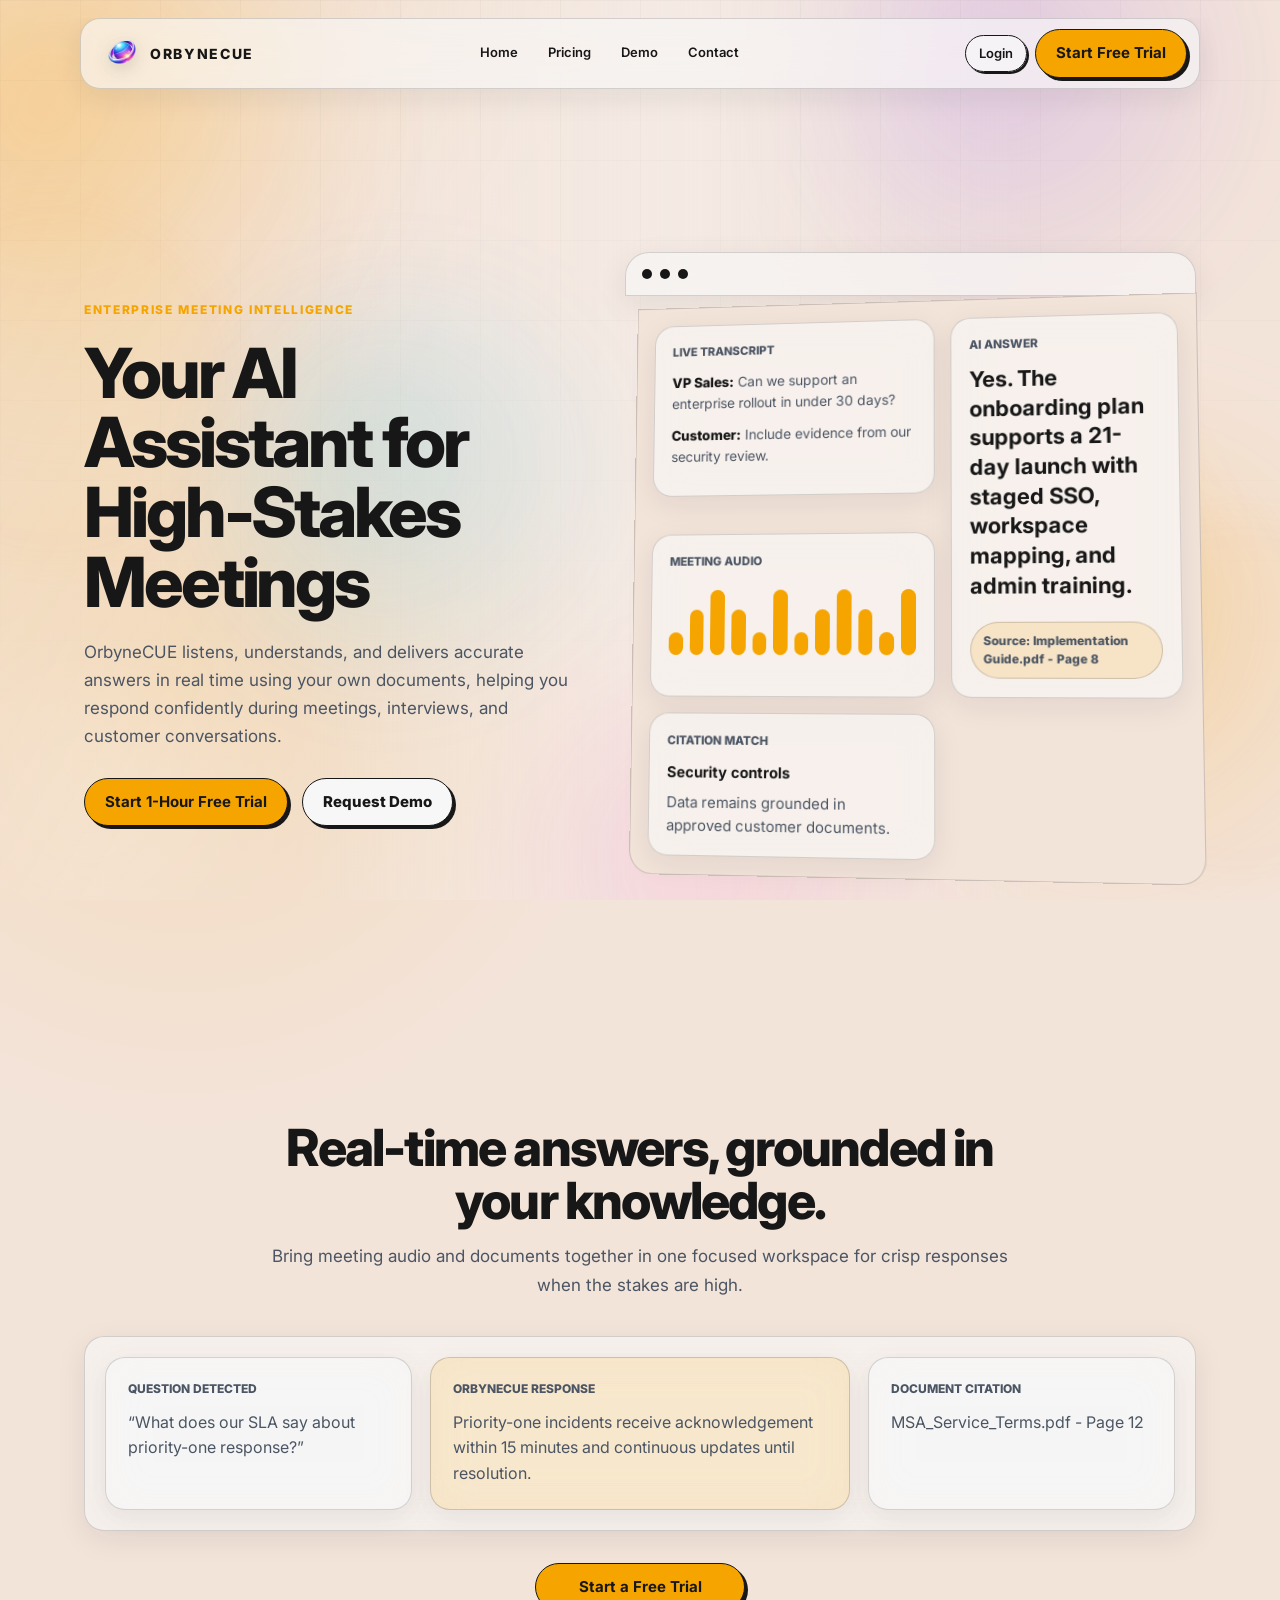
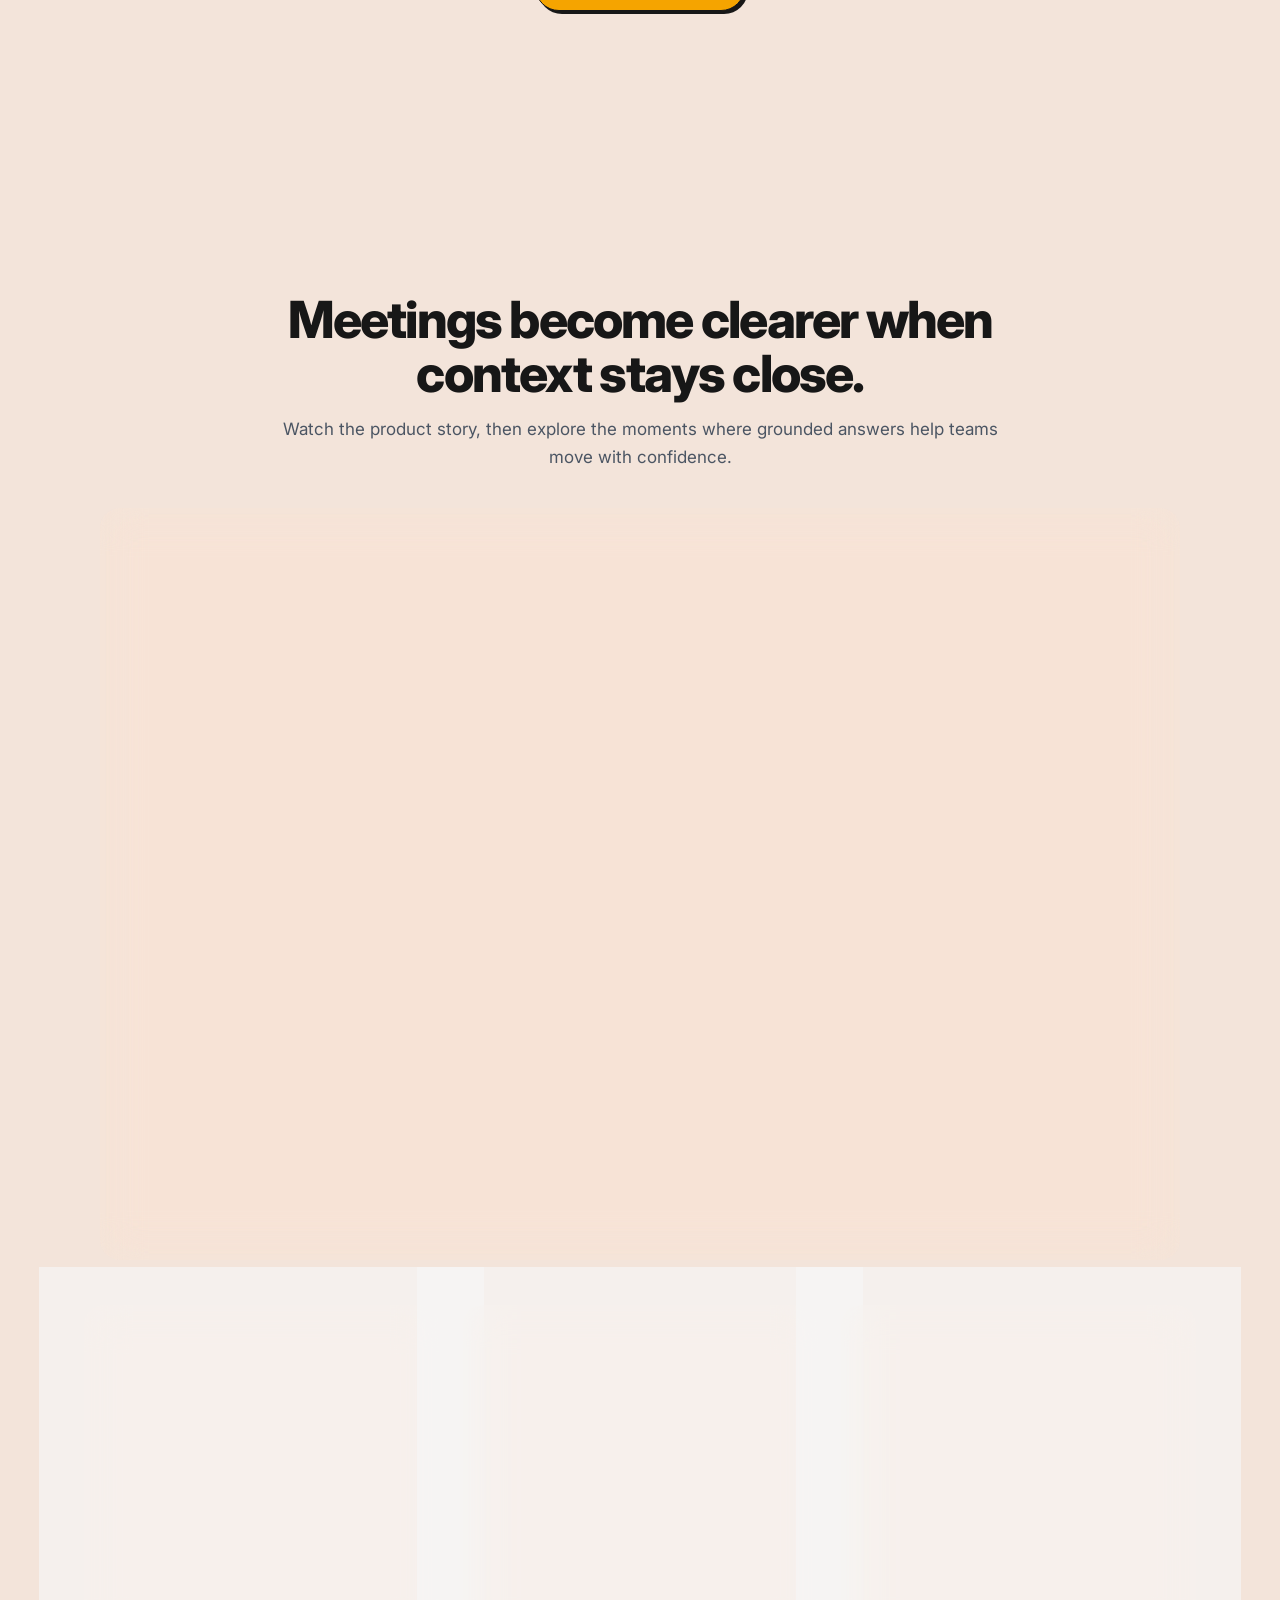
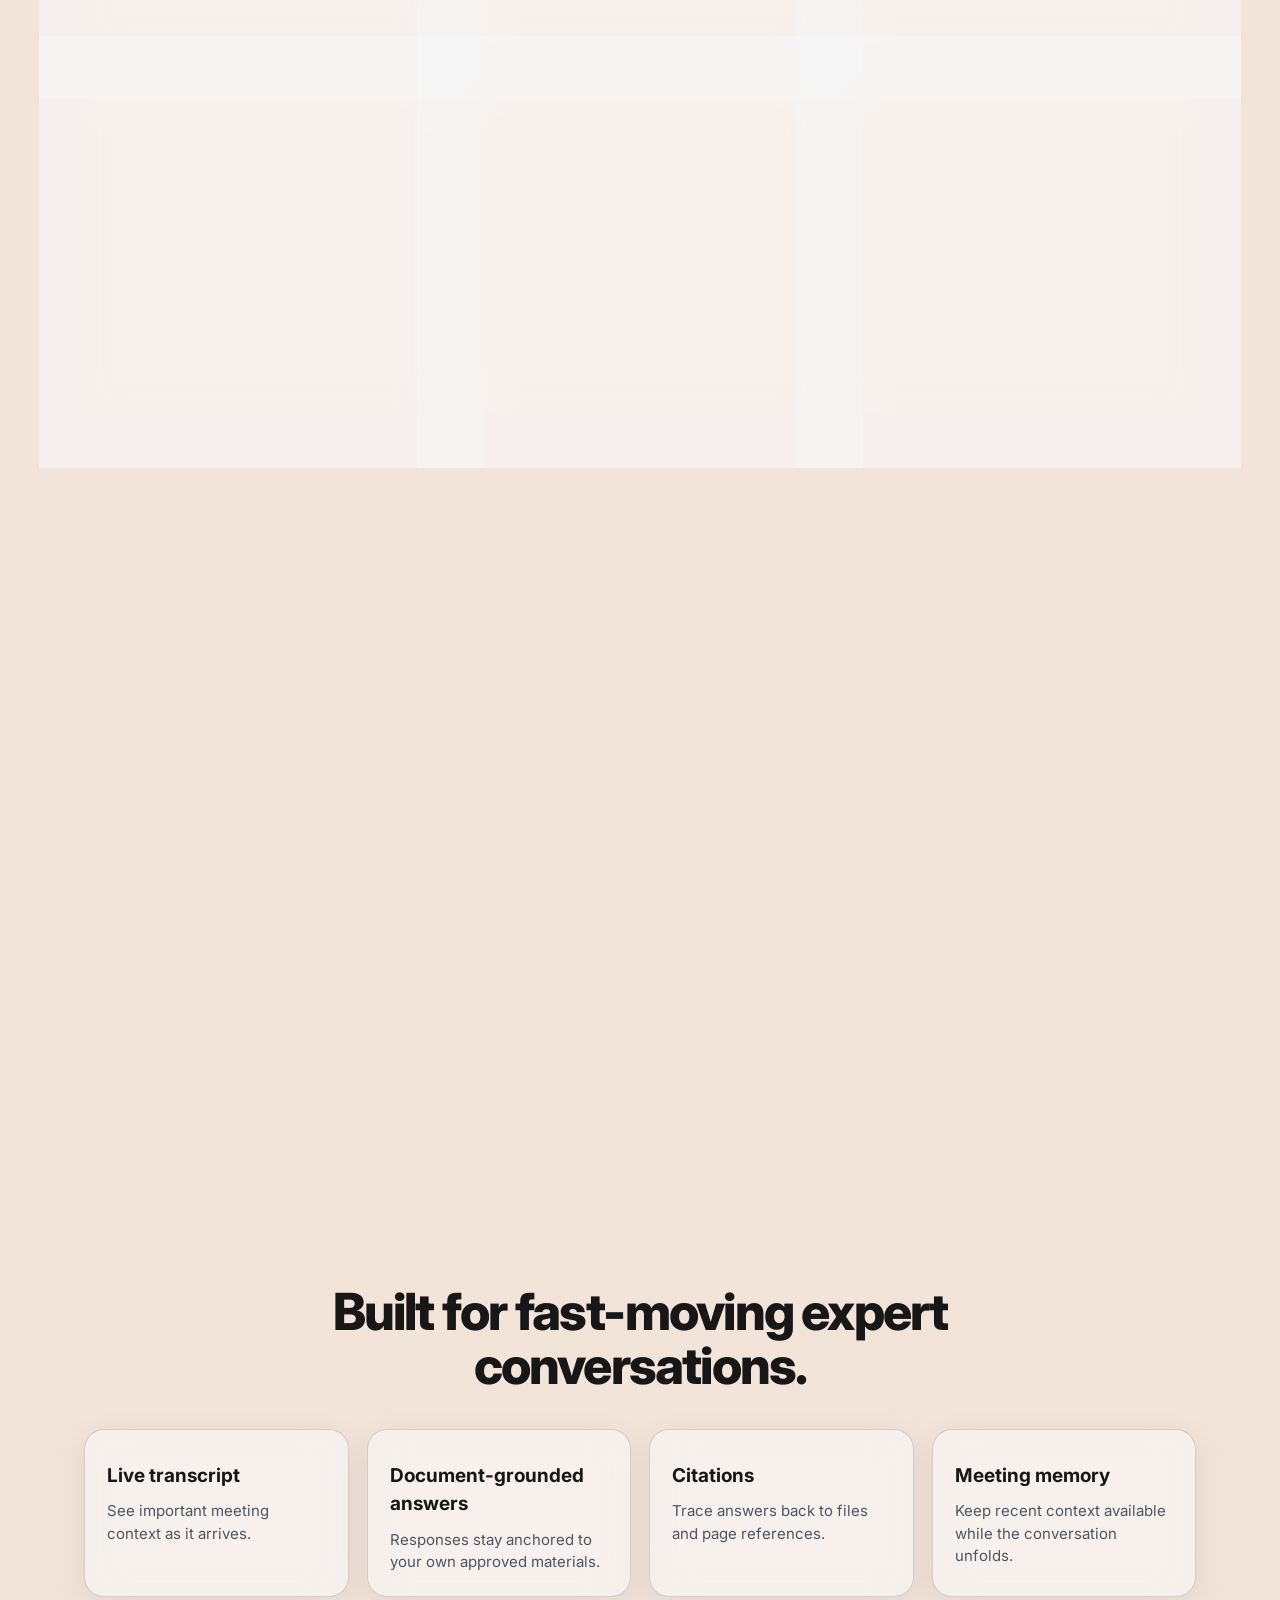
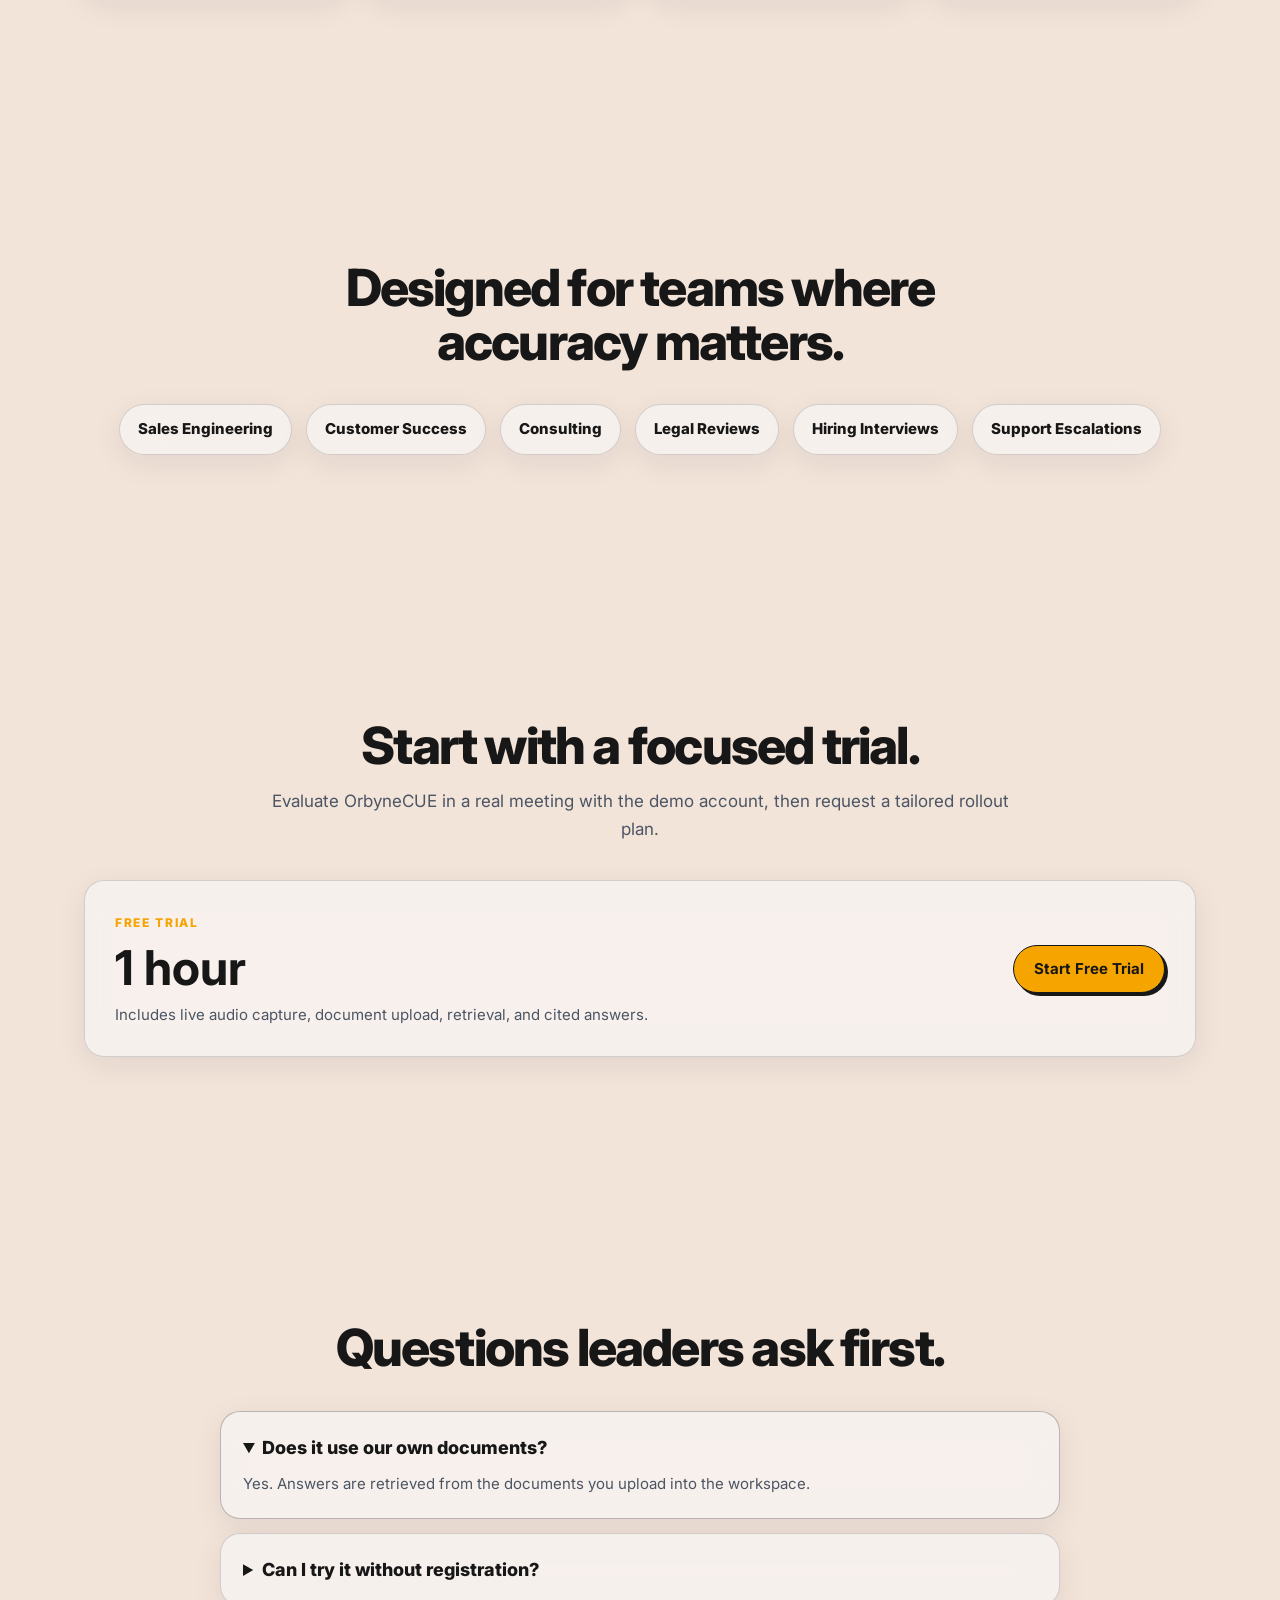
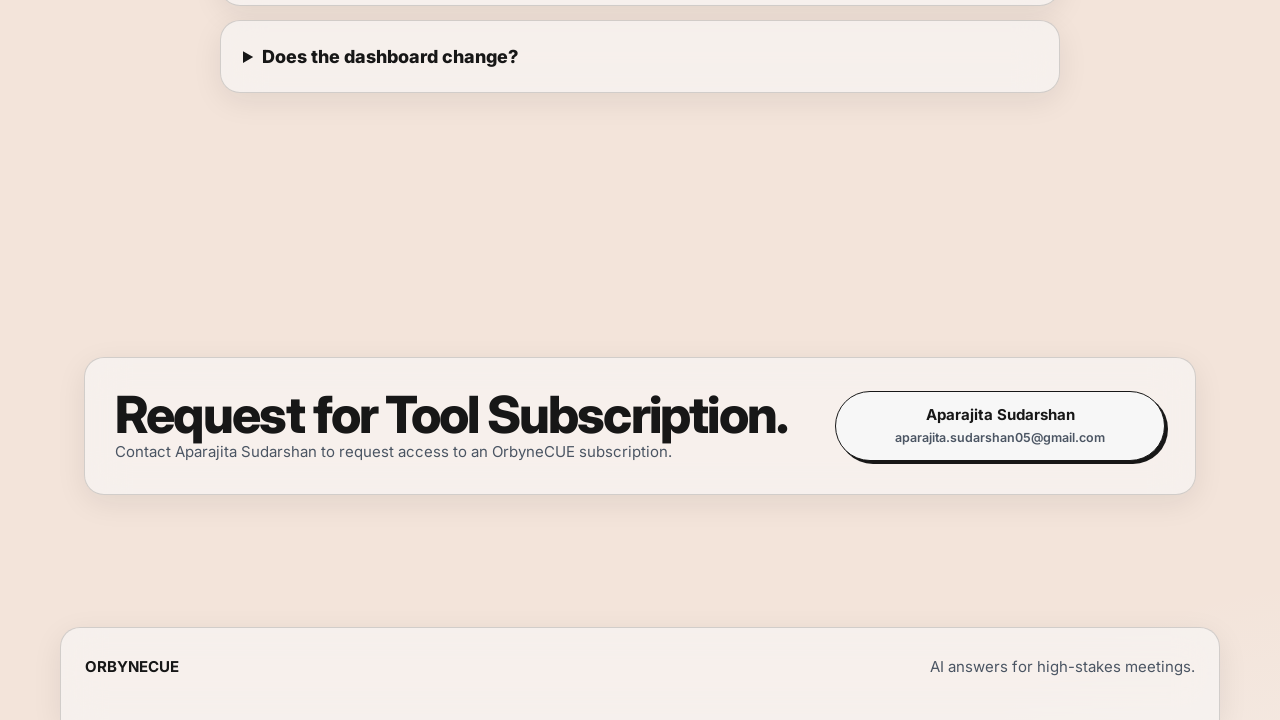
<file: index.html>
<!doctype html>
<html lang="en">
  <head>
    <meta charset="utf-8">
    <meta name="viewport" content="width=device-width, initial-scale=1">
    <title>ORBYNECUE</title>
    <link rel="icon" href="icon.png">
    <link rel="preconnect" href="https://fonts.googleapis.com">
    <link rel="preconnect" href="https://fonts.gstatic.com" crossorigin>
    <link href="https://fonts.googleapis.com/css2?family=Inter:wght@400;500;600;700;800&display=swap" rel="stylesheet">
    <link rel="stylesheet" href="assets/styles.css?v=20260619-ambient-lights-v2">
  </head>
  <body class="publicMode">
    <div id="publicSite" class="publicSite">
      <div class="ambientLights" aria-hidden="true">
        <span class="ambientBlob ambientBlobOne"></span>
        <span class="ambientBlob ambientBlobTwo"></span>
        <span class="ambientBlob ambientBlobThree"></span>
        <span class="ambientBlob ambientBlobFour"></span>
        <span class="ambientBlob ambientBlobFive"></span>
        <span class="ambientBlob ambientBlobSix"></span>
      </div>
      <nav class="landingNav" aria-label="Primary navigation">
        <a class="landingLogo" href="#home" aria-label="ORBYNECUE home">
          <img class="landingLogoMark" src="logo.png" alt="">
          <span>ORBYNECUE</span>
        </a>
        <div class="landingLinks" aria-label="Landing navigation">
          <a href="#home">Home</a>
          <a href="#pricing">Pricing</a>
          <a href="#demo">Demo</a>
          <a href="#contact">Contact</a>
        </div>
        <div class="landingActions">
          <button type="button" class="navLogin" data-auth-open>Login</button>
          <button type="button" class="navTrial" data-auth-open>Start Free Trial</button>
        </div>
      </nav>

      <main>
        <section id="home" class="heroSection landingSection">
          <div class="heroCopy motionItem">
            <div class="eyebrow">Enterprise meeting intelligence</div>
            <h1>Your AI Assistant for High-Stakes Meetings</h1>
            <p>OrbyneCUE listens, understands, and delivers accurate answers in real time using your own documents, helping you respond confidently during meetings, interviews, and customer conversations.</p>
            <div class="heroButtons">
              <button type="button" class="primaryCta" data-auth-open>Start 1-Hour Free Trial</button>
              <a class="secondaryCta" href="#contact">Request Demo</a>
            </div>
          </div>

          <div class="appPreview motionItem" aria-label="Animated ORBYNECUE application preview">
            <div class="previewChrome">
              <span></span>
              <span></span>
              <span></span>
            </div>
            <div class="previewGrid">
              <article class="glassPanel transcriptPanel floatingPanel">
                <div class="panelLabel">Live Transcript</div>
                <p><span>VP Sales:</span> Can we support an enterprise rollout in under 30 days?</p>
                <p><span>Customer:</span> Include evidence from our security review.</p>
              </article>
              <article class="glassPanel answerPanel floatingPanel">
                <div class="panelLabel">AI Answer</div>
                <h2>Yes. The onboarding plan supports a 21-day launch with staged SSO, workspace mapping, and admin training.</h2>
                <div class="citation">Source: Implementation Guide.pdf - Page 8</div>
              </article>
              <article class="glassPanel waveformPanel floatingPanel" aria-label="Audio waveform">
                <div class="panelLabel">Meeting Audio</div>
                <div class="waveform" aria-hidden="true">
                  <i></i><i></i><i></i><i></i><i></i><i></i><i></i><i></i><i></i><i></i><i></i><i></i>
                </div>
              </article>
              <article class="glassPanel docPanel floatingPanel">
                <div class="panelLabel">Citation Match</div>
                <strong>Security controls</strong>
                <p>Data remains grounded in approved customer documents.</p>
              </article>
            </div>
          </div>
        </section>

        <section id="demo" class="landingSection productDemo motionItem">
          <div class="sectionHeading">
            <h2>Real-time answers, grounded in your knowledge.</h2>
            <p>Bring meeting audio and documents together in one focused workspace for crisp responses when the stakes are high.</p>
          </div>
          <div class="demoCanvas glassPanel">
            <div class="demoColumn">
              <div class="miniTitle">Question detected</div>
              <p>“What does our SLA say about priority-one response?”</p>
            </div>
            <div class="demoColumn emphasized">
              <div class="miniTitle">ORBYNECUE response</div>
              <p>Priority-one incidents receive acknowledgement within 15 minutes and continuous updates until resolution.</p>
            </div>
            <div class="demoColumn">
              <div class="miniTitle">Document citation</div>
              <p>MSA_Service_Terms.pdf - Page 12</p>
            </div>
          </div>
          <div class="demoCtaRow">
            <button type="button" class="primaryCta" data-auth-open>Start a Free Trial</button>
          </div>
        </section>

        <section id="showcase" class="landingSection mediaShowcase motionItem" aria-labelledby="showcaseTitle">
          <div class="sectionHeading">
            <h2 id="showcaseTitle">Meetings become clearer when context stays close.</h2>
            <p>Watch the product story, then explore the moments where grounded answers help teams move with confidence.</p>
          </div>

          <div class="videoGlass glassPanel">
            <div class="videoFrame">
              <iframe
                src="https://www.youtube-nocookie.com/embed/2QGFyS4NtH0?rel=0"
                title="ORBYNECUE product video"
                loading="lazy"
                referrerpolicy="strict-origin-when-cross-origin"
                allow="accelerometer; autoplay; clipboard-write; encrypted-media; gyroscope; picture-in-picture; web-share"
                allowfullscreen></iframe>
            </div>
            <div class="videoDescription">
              <h3>See ORBYNECUE respond in the moment.</h3>
              <p>From question detection to a clear, document-grounded answer—without breaking the flow of the meeting.</p>
            </div>
          </div>

          <div class="showcaseGrid" aria-label="ORBYNECUE in professional workflows">
            <figure class="showcaseCard glassCard">
              <img src="assets/gallery/live-meeting.jpg" alt="Sales leader using AI assistance during a live meeting" loading="lazy">
              <figcaption><span>Live meetings</span><h3>Answer with confidence</h3><p>Surface the right context while the conversation moves.</p></figcaption>
            </figure>
            <figure class="showcaseCard glassCard">
              <img src="assets/gallery/knowledge-review.jpg" alt="Consultant reviewing documents with connected knowledge insights" loading="lazy">
              <figcaption><span>Knowledge</span><h3>Connect every source</h3><p>Make scattered documents instantly searchable.</p></figcaption>
            </figure>
            <figure class="showcaseCard glassCard">
              <img src="assets/gallery/team-collaboration.jpg" alt="Customer success team collaborating after a video call" loading="lazy">
              <figcaption><span>Collaboration</span><h3>Keep teams aligned</h3><p>Share what was asked, answered, and agreed.</p></figcaption>
            </figure>
            <figure class="showcaseCard glassCard">
              <img src="assets/gallery/compliance-review.jpg" alt="Compliance professional reviewing grounded evidence" loading="lazy">
              <figcaption><span>Compliance</span><h3>Ground every response</h3><p>Trace answers back to approved evidence.</p></figcaption>
            </figure>
            <figure class="showcaseCard glassCard">
              <img src="assets/gallery/remote-interview.jpg" alt="Recruiter conducting a remote interview with AI notes" loading="lazy">
              <figcaption><span>Interviews</span><h3>Stay present</h3><p>Capture details without losing human focus.</p></figcaption>
            </figure>
            <figure class="showcaseCard glassCard">
              <img src="assets/gallery/support-team.jpg" alt="Support team resolving a complex customer issue" loading="lazy">
              <figcaption><span>Support</span><h3>Resolve issues faster</h3><p>Bring the right context into every escalation.</p></figcaption>
            </figure>
          </div>
        </section>

        <section class="landingSection motionItem">
          <div class="sectionHeading">
            <h2>From conversation to confident answer.</h2>
          </div>
          <div class="cardGrid three">
            <article class="glassCard">
              <div class="iconDot" aria-hidden="true">
                <svg viewBox="0 0 24 24" fill="none"><path d="M12 15.5a4 4 0 0 0 4-4v-5a4 4 0 1 0-8 0v5a4 4 0 0 0 4 4Z"/><path d="M5.5 11.5a6.5 6.5 0 0 0 13 0M12 18v3M9 21h6"/></svg>
              </div>
              <h3>Listen</h3><p>Capture meeting questions from shared audio or manual prompts.</p>
            </article>
            <article class="glassCard">
              <div class="iconDot cyan" aria-hidden="true">
                <svg viewBox="0 0 24 24" fill="none"><path d="M4.5 3.5h10l4 4v4.25"/><path d="M14.5 3.5v4h4M4.5 3.5v17h7"/><circle cx="15" cy="16" r="3.5"/><path d="m17.5 18.5 2.5 2.5"/></svg>
              </div>
              <h3>Retrieve</h3><p>Search your uploaded documents for the strongest supporting context.</p>
            </article>
            <article class="glassCard">
              <div class="iconDot purple" aria-hidden="true">
                <svg viewBox="0 0 24 24" fill="none"><path d="M20 11.5a8 8 0 1 1-3.1-6.3"/><path d="m9 11.5 2 2 8-8"/><path d="M7 20.5h10"/></svg>
              </div>
              <h3>Respond</h3><p>Deliver concise answers with citations so every response is defensible.</p>
            </article>
          </div>
        </section>

        <section class="landingSection motionItem">
          <div class="sectionHeading">
            <h2>Built for fast-moving expert conversations.</h2>
          </div>
          <div class="cardGrid">
            <article class="glassCard"><h3>Live transcript</h3><p>See important meeting context as it arrives.</p></article>
            <article class="glassCard"><h3>Document-grounded answers</h3><p>Responses stay anchored to your own approved materials.</p></article>
            <article class="glassCard"><h3>Citations</h3><p>Trace answers back to files and page references.</p></article>
            <article class="glassCard"><h3>Meeting memory</h3><p>Keep recent context available while the conversation unfolds.</p></article>
          </div>
        </section>

        <section class="landingSection motionItem">
          <div class="sectionHeading">
            <h2>Designed for teams where accuracy matters.</h2>
          </div>
          <div class="pillGrid">
            <span>Sales Engineering</span>
            <span>Customer Success</span>
            <span>Consulting</span>
            <span>Legal Reviews</span>
            <span>Hiring Interviews</span>
            <span>Support Escalations</span>
          </div>
        </section>

        <section id="pricing" class="landingSection pricingSection motionItem">
          <div class="sectionHeading">
            <h2>Start with a focused trial.</h2>
            <p>Evaluate OrbyneCUE in a real meeting with the demo account, then request a tailored rollout plan.</p>
          </div>
          <div class="pricingCard glassPanel">
            <div>
              <span class="planLabel">Free Trial</span>
              <strong>1 hour</strong>
              <p>Includes live audio capture, document upload, retrieval, and cited answers.</p>
            </div>
            <button type="button" class="primaryCta" data-auth-open>Start Free Trial</button>
          </div>
        </section>

        <section class="landingSection motionItem">
          <div class="sectionHeading">
            <h2>Questions leaders ask first.</h2>
          </div>
          <div class="faqList">
            <details class="glassCard" open><summary>Does it use our own documents?</summary><p>Yes. Answers are retrieved from the documents you upload into the workspace.</p></details>
            <details class="glassCard"><summary>Can I try it without registration?</summary><p>Yes. Use the included demo account to enter the existing dashboard.</p></details>
            <details class="glassCard"><summary>Does the dashboard change?</summary><p>No. The authenticated dashboard remains the same operational workspace.</p></details>
          </div>
        </section>

        <section id="contact" class="landingSection contactSection motionItem">
          <div class="glassPanel contactPanel">
            <div>
              <h2>Request for Tool Subscription.</h2>
              <p>Contact Aparajita Sudarshan to request access to an OrbyneCUE subscription.</p>
            </div>
            <a class="secondaryCta subscriptionEmail" href="mailto:aparajita.sudarshan05@gmail.com">
              <strong>Aparajita Sudarshan</strong>
              <small>aparajita.sudarshan05@gmail.com</small>
            </a>
          </div>
        </section>
      </main>

      <footer class="landingFooter">
        <strong>ORBYNECUE</strong>
        <span>AI answers for high-stakes meetings.</span>
      </footer>
    </div>

    <section id="loginView" class="loginView" hidden aria-label="ORBYNECUE login">
      <div class="loginShell">
        <a class="landingLogo" href="#home" data-login-back>ORBYNECUE</a>
        <form id="loginForm" class="loginCard glassPanel">
          <span>Demo Access</span>
          <h1>Welcome back</h1>
          <p>Use the demo account to enter the existing ORBYNECUE dashboard.</p>
          <label>
            Email
            <input id="loginEmail" type="email" autocomplete="email" value="demo@orbynecue.com" required>
          </label>
          <label>
            Password
            <input id="loginPassword" type="password" autocomplete="current-password" value="Demo@123" required>
          </label>
          <button type="submit" class="primaryCta">Login</button>
          <div id="loginError" class="loginError" role="alert"></div>
        </form>
      </div>
    </section>

    <div class="appShell" hidden>
      <aside class="sidebar" aria-label="ORBYNECUE navigation">
        <button id="newChat" type="button" class="newChatButton">New Chat</button>

        <section class="sideSection" aria-labelledby="recentTitle">
          <div class="sideHeader">
            <h2 id="recentTitle">Recent Conversations</h2>
          </div>
          <div id="historyList" class="historyList"></div>
        </section>

        <section class="sideSection" aria-labelledby="documentsTitle">
          <div class="sideHeader">
            <h2 id="documentsTitle">Documents Library</h2>
            <span id="knowledgeStatus">0 loaded</span>
          </div>
          <label id="documentDropzone" class="documentDropzone" for="knowledgeFile">
            <input id="knowledgeFile" type="file" multiple accept=".txt,.md,.csv,.json,.pdf,.doc,.docx,.ppt,.pptx,application/pdf,application/msword,application/vnd.ms-powerpoint,application/vnd.openxmlformats-officedocument.wordprocessingml.document,application/vnd.openxmlformats-officedocument.presentationml.presentation">
            <strong>Upload Documents</strong>
            <span>Drop PDF, DOCX, PPTX, TXT, CSV, JSON, or Markdown</span>
          </label>
          <div id="documentList" class="documentList"></div>
        </section>

        <div class="sidebarFooter">
          <button id="homeButton" type="button" class="ghostButton homeButton">Home</button>
          <button id="settingsButton" type="button" class="ghostButton">Settings</button>
          <button id="clearHistory" type="button" class="ghostButton">Clear Chat</button>
        </div>
      </aside>

      <main class="chatWorkspace" aria-label="ORBYNECUE chat workspace">
        <header class="statusBar" aria-label="Workspace status">
          <div class="navRecordControls" aria-label="Meeting recording controls">
            <button id="startRecording" type="button">Start Rec</button>
            <button id="stopRecording" type="button" class="danger" disabled>Stop Rec</button>
          </div>
          <span id="trialTimer" class="statusPill trialTimer" role="timer" aria-label="Trial time remaining">Trial 01:00:00</span>
          <span id="connectionStatus" class="statusPill neutral">Checking backend</span>
          <span id="audioSharedStatus" class="statusPill neutral">Audio Not Shared</span>
          <span id="listeningStatus" class="statusPill neutral">Idle</span>
          <span id="processingStatus" class="statusPill neutral">Idle</span>
          <span id="documentsStatus" class="statusPill neutral">0 Documents Loaded</span>
        </header>

        <section class="welcomePanel" aria-label="ORBYNECUE meeting intelligence controls">
          <img src="logo.png" alt="" class="welcomeLogo">
          <h1>ORBYNECUE</h1>
          <p>Meeting questions, document context, and AI answers from live meeting audio and uploaded knowledge sources.</p>

          <div class="audioControls" aria-label="Meeting audio controls">
            <div class="shareRow">
              <button id="startMeetingAudio" type="button">Share Audio</button>
              <button id="stopMeetingAudio" type="button" class="secondary" disabled>Stop Audio</button>
            </div>
            <div class="listenRow">
              <button id="startListening" type="button" class="secondary" disabled>Listen</button>
              <button id="stopListening" type="button" class="danger" disabled>Stop Listen</button>
            </div>
            <div class="audioStatusLine">
              <span id="meetingAudioStatus">Not shared</span>
              <div class="audioLevel" aria-hidden="true">
                <span id="meetingAudioLevel"></span>
              </div>
            </div>
            <div id="liveTranscript" class="liveTranscript" aria-live="polite"></div>
            <div id="recordingPlayback" class="recordingPlayback" aria-live="polite"></div>
          </div>
        </section>

        <section class="conversationWrap" aria-live="polite">
          <div id="contextIndicator" class="contextIndicator">Idle</div>
          <div id="chatMessages" class="chatMessages"></div>
        </section>

        <form id="chatForm" class="chatComposer" aria-label="Ask ORBYNECUE">
          <label class="attachButton" for="composerFile" aria-label="Attach documents">+</label>
          <input id="composerFile" type="file" multiple accept=".txt,.md,.csv,.json,.pdf,.doc,.docx,.ppt,.pptx,application/pdf,application/msword,application/vnd.ms-powerpoint,application/vnd.openxmlformats-officedocument.wordprocessingml.document,application/vnd.openxmlformats-officedocument.presentationml.presentation">
          <textarea id="manualQuestion" rows="1" placeholder="Ask about your meeting, uploaded documents, or both..."></textarea>
          <button id="askQuestion" type="submit">Send</button>
        </form>
      </main>
    </div>

    <script src="assets/vendor/react.production.min.js"></script>
    <script src="assets/vendor/react-dom.production.min.js"></script>
    <script src="assets/vendor/framer-motion.js"></script>
    <script src="assets/app.js?v=20260626-single-meeting-question"></script>
  </body>
</html>
</file>
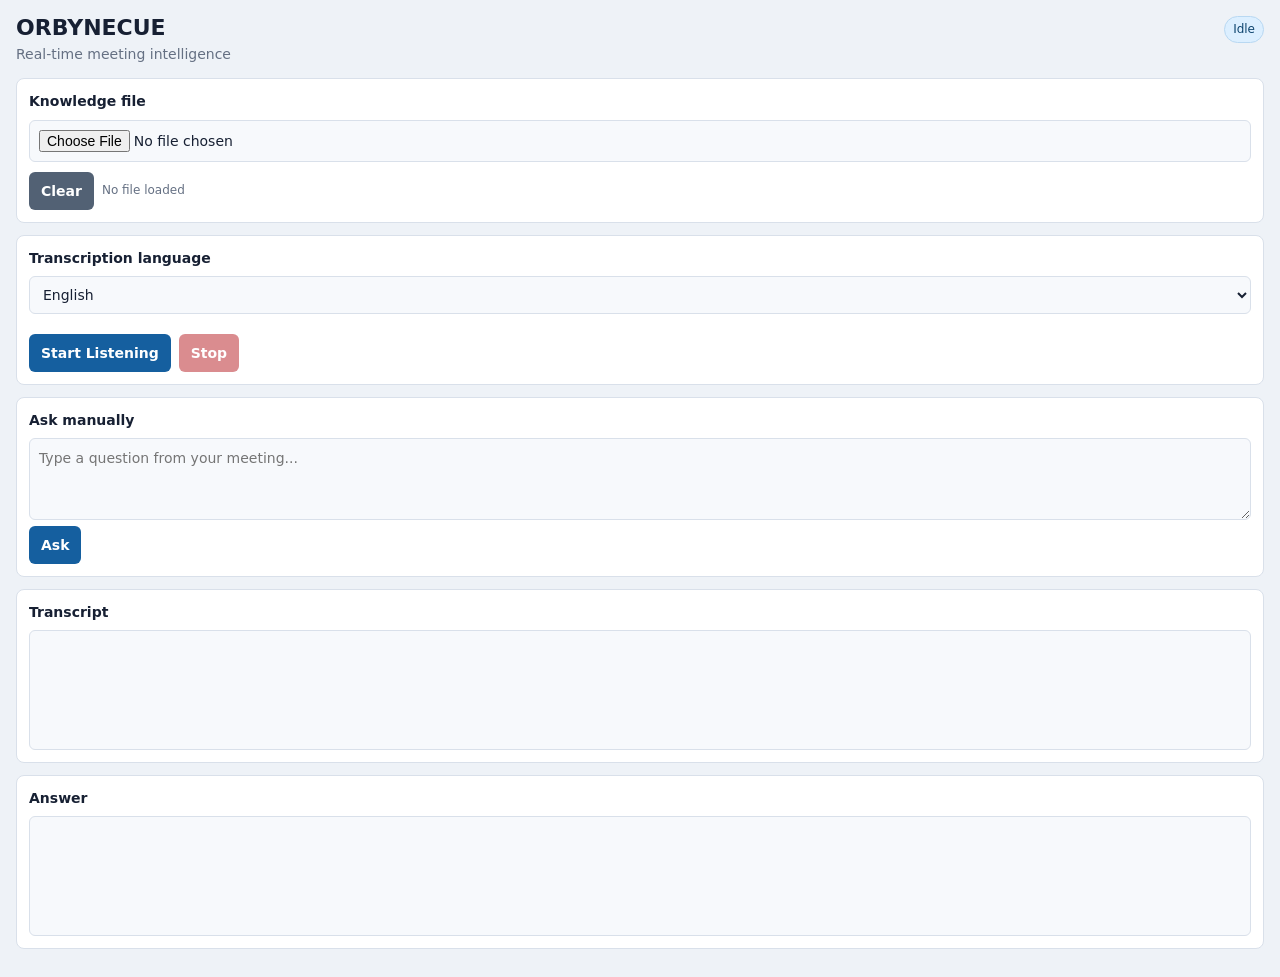
<file: chrome_extension/sidepanel.html>
<!doctype html>
<html lang="en">
  <head>
    <meta charset="utf-8">
    <meta name="viewport" content="width=device-width, initial-scale=1">
    <title>ORBYNECUE</title>
    <link rel="stylesheet" href="styles.css">
  </head>
  <body>
    <main class="app">
      <header class="header">
        <div>
          <h1>ORBYNECUE</h1>
          <p>Real-time meeting intelligence</p>
        </div>
        <span id="statusBadge" class="badge">Idle</span>
      </header>

      <section class="panel">
        <label class="label" for="knowledgeFile">Knowledge file</label>
        <input id="knowledgeFile" type="file" accept=".txt,.md,.csv,.json">
        <div class="row">
          <button id="clearKnowledge" type="button" class="secondary">Clear</button>
          <span id="knowledgeStatus" class="muted">No file loaded</span>
        </div>
      </section>

      <section class="panel controls">
        <label class="label" for="language">Transcription language</label>
        <select id="language">
          <option value="en-US">English</option>
          <option value="es-ES">Spanish</option>
          <option value="fr-FR">French</option>
          <option value="de-DE">German</option>
          <option value="ar-SA">Arabic</option>
        </select>
        <div class="row">
          <button id="startListening" type="button">Start Listening</button>
          <button id="stopListening" type="button" class="danger" disabled>Stop</button>
        </div>
      </section>

      <section class="panel">
        <label class="label" for="manualQuestion">Ask manually</label>
        <textarea id="manualQuestion" rows="3" placeholder="Type a question from your meeting..."></textarea>
        <button id="askQuestion" type="button">Ask</button>
      </section>

      <section class="panel output">
        <div class="sectionTitle">Transcript</div>
        <div id="transcript" class="log"></div>
      </section>

      <section class="panel output">
        <div class="sectionTitle">Answer</div>
        <div id="answer" class="answer"></div>
      </section>
    </main>

    <script src="sidepanel.js"></script>
  </body>
</html>
</file>
<file: assets/styles.css>
:root {
  color-scheme: dark;
  --bg: #030712;
  --sidebar: #0f172a;
  --surface: rgba(255, 255, 255, 0.08);
  --surface-soft: rgba(255, 255, 255, 0.05);
  --glass: rgba(255, 255, 255, 0.08);
  --glass-border: rgba(255, 255, 255, 0.12);
  --primary-button: linear-gradient(135deg, #2563eb, #7c3aed);
  --page-background:
    radial-gradient(circle at top left, #1e3a8a 0%, transparent 35%),
    radial-gradient(circle at bottom right, #7c3aed 0%, transparent 35%),
    linear-gradient(180deg, #030712, #0f172a);
  --ink: #ffffff;
  --muted: #cbd5e1;
  --line: rgba(255, 255, 255, 0.12);
  --line-strong: rgba(255, 255, 255, 0.2);
  --accent: #2563eb;
  --accent-dark: #7c3aed;
  --success: #38bdf8;
  --warning: #38bdf8;
  --danger: #7c3aed;
  --shadow: 0 8px 40px rgba(0, 0, 0, 0.35);
}

* {
  box-sizing: border-box;
}

html,
body {
  min-height: 100%;
}

body {
  background: var(--page-background);
  color: var(--ink);
  font: 15px/1.5 "Inter", system-ui, -apple-system, BlinkMacSystemFont, "Segoe UI", sans-serif;
  margin: 0;
}

button,
input,
select,
textarea {
  font: inherit;
}

button,
.attachButton {
  align-items: center;
  border: 0;
  border-radius: 999px;
  cursor: pointer;
  display: inline-flex;
  font-weight: 700;
  justify-content: center;
  min-height: 42px;
  padding: 10px 14px;
}

button {
  background: var(--primary-button);
  box-shadow: 0 8px 28px rgba(37, 99, 235, 0.25);
  color: #ffffff;
  transition: box-shadow 200ms ease, filter 200ms ease, transform 200ms ease;
}

button:hover {
  background: var(--primary-button);
  box-shadow: 0 12px 38px rgba(124, 58, 237, 0.35);
  filter: brightness(1.1);
  transform: translateY(-2px);
}

button:disabled {
  cursor: not-allowed;
  opacity: 0.5;
}

h1,
h2,
p {
  margin: 0;
}

.appShell {
  display: grid;
  grid-template-columns: 292px minmax(0, 1fr);
  min-height: 100vh;
  width: 100%;
}

.sidebar {
  backdrop-filter: blur(20px);
  background: rgba(15, 23, 42, 0.78);
  border-right: 1px solid var(--line);
  display: flex;
  flex-direction: column;
  gap: 16px;
  height: 100vh;
  overflow-y: auto;
  padding: 16px;
  position: sticky;
  top: 0;
}

.newChatButton {
  justify-content: flex-start;
  width: 100%;
}

.sideSection {
  display: grid;
  gap: 10px;
  min-height: 0;
}

.sideHeader {
  align-items: center;
  display: flex;
  gap: 10px;
  justify-content: space-between;
}

.sideHeader h2 {
  font-size: 13px;
  letter-spacing: 0.02em;
}

.sideHeader span,
.documentDropzone span,
.documentMeta,
.historyItem span,
.audioStatusLine,
.contextIndicator {
  color: var(--muted);
  font-size: 12px;
}

.documentDropzone,
.documentItem,
.historyItem,
.statusPill,
.languageControl select,
.liveTranscript,
.recordingPlayback,
.bubble,
.attachButton,
.chatComposer textarea {
  backdrop-filter: blur(20px);
  background: var(--glass);
  border: 1px solid var(--glass-border);
  border-radius: 20px;
  box-shadow: var(--shadow);
}

.documentDropzone {
  backdrop-filter: blur(20px);
  background: var(--surface);
  border: 1px dashed var(--line-strong);
  border-radius: 20px;
  cursor: pointer;
  display: grid;
  gap: 4px;
  min-height: 96px;
  padding: 14px;
}

.documentDropzone.dragActive {
  background: rgba(37, 99, 235, 0.18);
  border-color: var(--accent);
}

.documentDropzone input,
#composerFile {
  display: none;
}

.documentList,
.historyList {
  display: grid;
  gap: 8px;
  min-height: 34px;
}

.documentItem,
.historyItem {
  backdrop-filter: blur(20px);
  background: var(--surface);
  border: 1px solid var(--line);
  border-radius: 20px;
  color: var(--ink);
  display: grid;
  gap: 4px;
  min-height: auto;
  padding: 10px;
  text-align: left;
  width: 100%;
}

.documentItem {
  grid-template-columns: minmax(0, 1fr) auto;
}

.documentName,
.historyItem strong {
  overflow: hidden;
  text-overflow: ellipsis;
  white-space: nowrap;
}

.removeDocument {
  background: transparent;
  border: 1px solid var(--line);
  color: var(--muted);
  min-height: 30px;
  padding: 4px 9px;
}

.removeDocument:hover,
.ghostButton:hover,
.historyItem:hover {
  background: rgba(255, 255, 255, 0.12);
  color: var(--ink);
}

.sidebarFooter {
  display: grid;
  gap: 8px;
  margin-top: auto;
}

.ghostButton {
  background: transparent;
  color: var(--ink);
  justify-content: flex-start;
  width: 100%;
}

.chatWorkspace {
  display: grid;
  grid-template-rows: auto auto minmax(0, 1fr) auto;
  min-height: 100vh;
  position: relative;
}

.statusBar {
  align-items: center;
  display: flex;
  flex-wrap: wrap;
  gap: 8px;
  justify-content: flex-end;
  padding: 14px 24px 0;
}

.navRecordControls {
  display: flex;
  gap: 8px;
  margin-right: auto;
}

.navRecordControls button {
  font-size: 12px;
  min-height: 34px;
  padding: 7px 11px;
}

.statusPill {
  backdrop-filter: blur(20px);
  background: var(--surface);
  border: 1px solid var(--line);
  border-radius: 999px;
  color: var(--success);
  font-size: 12px;
  font-weight: 700;
  padding: 6px 10px;
  white-space: nowrap;
}

.statusPill.neutral {
  background: var(--surface-soft);
  border-color: var(--line);
  color: var(--muted);
}

.statusPill.warning {
  background: rgba(56, 189, 248, 0.1);
  border-color: rgba(56, 189, 248, 0.28);
  color: var(--warning);
}

.statusPill.error {
  background: rgba(124, 58, 237, 0.12);
  border-color: rgba(124, 58, 237, 0.3);
  color: var(--danger);
}

.welcomePanel {
  align-items: center;
  display: grid;
  gap: 12px;
  justify-items: center;
  margin: 20px auto 10px;
  max-width: 760px;
  padding: 20px 24px 10px;
  text-align: center;
}

.welcomeLogo {
  height: 74px;
  object-fit: contain;
  width: 74px;
}

.welcomePanel h1 {
  font-size: 34px;
  line-height: 1.08;
}

.welcomePanel p {
  color: var(--muted);
  font-size: 16px;
  max-width: 650px;
}

.audioControls {
  display: grid;
  gap: 10px;
  margin-top: 8px;
  width: min(430px, 100%);
}

.shareRow,
.listenRow {
  display: grid;
  gap: 10px;
  grid-template-columns: 1fr 1fr;
}

.languageControl {
  align-items: center;
  display: grid;
  gap: 8px;
  grid-template-columns: auto minmax(0, 1fr);
  text-align: left;
}

.languageControl span {
  color: var(--muted);
  font-size: 12px;
  font-weight: 700;
}

.languageControl select {
  appearance: none;
  background: var(--surface);
  border: 1px solid var(--line);
  border-radius: 20px;
  color: var(--ink);
  min-height: 42px;
  padding: 9px 34px 9px 12px;
}

.secondary {
  background: rgba(255, 255, 255, 0.08);
  border: 1px solid var(--line);
}

.secondary:hover {
  background: rgba(255, 255, 255, 0.14);
}

.danger {
  background: var(--danger);
}

.danger:hover {
  background: linear-gradient(135deg, #7c3aed, #7c3aed);
}

.audioStatusLine {
  align-items: center;
  display: grid;
  gap: 8px;
  grid-template-columns: auto minmax(90px, 1fr);
  text-align: left;
}

.audioLevel {
  background: rgba(255, 255, 255, 0.08);
  border: 1px solid var(--line);
  border-radius: 999px;
  height: 9px;
  overflow: hidden;
}

.audioLevel span {
  background: var(--success);
  display: block;
  height: 100%;
  transform: scaleX(0);
  transform-origin: left center;
  transition: transform 160ms ease;
}

.liveTranscript {
  background: var(--surface);
  border: 1px solid var(--line);
  backdrop-filter: blur(20px);
  border-radius: 20px;
  color: var(--ink);
  font-size: 13px;
  min-height: 38px;
  padding: 8px 10px;
  text-align: left;
}

.liveTranscript:empty {
  display: none;
}

.recordingPlayback {
  background: var(--surface);
  border: 1px solid var(--line);
  backdrop-filter: blur(20px);
  border-radius: 20px;
  color: var(--ink);
  display: grid;
  gap: 8px;
  padding: 10px;
  text-align: left;
}

.recordingPlayback:empty {
  display: none;
}

.recordingPlaybackHeader {
  color: var(--muted);
  font-size: 12px;
  font-weight: 700;
}

.recordingPlayback audio {
  width: 100%;
}

.recordingPlayback a {
  color: var(--accent);
  font-size: 13px;
  font-weight: 700;
  text-decoration: none;
}

.conversationWrap {
  display: grid;
  gap: 10px;
  margin: 0 auto;
  max-width: 900px;
  min-height: 0;
  padding: 8px 24px 18px;
  width: 100%;
}

.contextIndicator {
  min-height: 22px;
  text-align: center;
}

.chatMessages {
  display: flex;
  flex-direction: column;
  gap: 18px;
  min-height: 0;
  overflow-y: auto;
  padding: 10px 6px 16px;
}

.message {
  display: grid;
  gap: 6px;
  max-width: 82%;
}

.message.user {
  align-self: flex-end;
}

.message.assistant {
  align-self: flex-start;
}

.messageMeta {
  color: var(--muted);
  font-size: 12px;
  padding: 0 4px;
}

.bubble {
  background: var(--surface);
  border: 1px solid var(--line);
  backdrop-filter: blur(20px);
  border-radius: 20px;
  box-shadow: var(--shadow);
  overflow-wrap: anywhere;
  padding: 13px 15px;
  white-space: pre-wrap;
}

.user .bubble {
  background: rgba(37, 99, 235, 0.18);
  border-color: rgba(56, 189, 248, 0.3);
}

.bubble ol {
  margin: 0;
  padding-left: 22px;
}

.bubble li {
  margin-bottom: 8px;
}

.chatComposer {
  align-items: end;
  backdrop-filter: blur(20px);
  background: rgba(3, 7, 18, 0.82);
  border-top: 1px solid var(--line);
  display: grid;
  gap: 10px;
  grid-template-columns: auto minmax(0, 1fr) auto;
  margin: 0 auto;
  max-width: 900px;
  padding: 14px 24px 18px;
  position: sticky;
  bottom: 0;
  width: 100%;
}

.attachButton {
  background: var(--surface);
  border: 1px solid var(--line);
  color: var(--ink);
  font-size: 22px;
  height: 46px;
  min-height: 46px;
  width: 46px;
}

.chatComposer textarea {
  background: var(--surface);
  border: 1px solid var(--line);
  border-radius: 20px;
  box-shadow: var(--shadow);
  color: var(--ink);
  max-height: 180px;
  min-height: 46px;
  overflow-y: auto;
  padding: 12px 14px;
  resize: none;
  width: 100%;
}

.chatComposer button {
  min-height: 46px;
}

@media (max-width: 920px) {
  .appShell {
    grid-template-columns: 1fr;
  }

  .sidebar {
    border-bottom: 1px solid var(--line);
    border-right: 0;
    height: auto;
    position: static;
  }

  .statusBar {
    justify-content: flex-start;
  }
}

@media (max-width: 640px) {
  .statusBar,
  .welcomePanel,
  .conversationWrap,
  .chatComposer {
    padding-left: 14px;
    padding-right: 14px;
  }

  .welcomePanel h1 {
    font-size: 28px;
  }

  .message {
    max-width: 94%;
  }

  .chatComposer {
    grid-template-columns: auto minmax(0, 1fr);
  }

  .chatComposer button[type="submit"] {
    grid-column: 1 / -1;
  }
}

[hidden] {
  display: none !important;
}

html {
  scroll-behavior: smooth;
}

body.publicMode {
  background: var(--page-background);
  color: #ffffff;
  font-family: "Inter", system-ui, -apple-system, BlinkMacSystemFont, "Segoe UI", sans-serif;
}

body.loginMode {
  background: var(--page-background);
  color: #ffffff;
  font-family: "Inter", system-ui, -apple-system, BlinkMacSystemFont, "Segoe UI", sans-serif;
}

.publicSite,
.loginView {
  color: #ffffff;
  isolation: isolate;
  min-height: 100vh;
  overflow: clip;
  position: relative;
}

.ambientLights {
  inset: 0;
  overflow: hidden;
  pointer-events: none;
  position: fixed;
  z-index: 0;
}

.ambientBlob {
  animation: ambientBlobDrift var(--duration, 30s) ease-in-out var(--delay, 0s) infinite alternate;
  border-radius: 46% 54% 62% 38% / 42% 46% 54% 58%;
  filter: blur(64px) saturate(125%);
  height: var(--size, 34vw);
  left: var(--left, 0%);
  min-height: 320px;
  min-width: 320px;
  opacity: var(--opacity, 0.42);
  position: absolute;
  top: var(--top, 0%);
  transform-origin: center;
  width: var(--size, 34vw);
  will-change: transform;
}

.publicSite > main,
.publicSite > footer {
  position: relative;
  z-index: 1;
}

.ambientBlobOne {
  --size: 38vw;
  --left: -10%;
  --top: -8%;
  --duration: 34s;
  --x1: 22vw;
  --y1: 14vh;
  --x2: 8vw;
  --y2: 46vh;
  --x3: 34vw;
  --y3: 68vh;
  background: radial-gradient(circle at 35% 35%, rgba(245, 164, 0, 0.72), rgba(245, 164, 0, 0.08) 66%, transparent 74%);
}

.ambientBlobTwo {
  --size: 34vw;
  --left: 64%;
  --top: -12%;
  --duration: 39s;
  --delay: -8s;
  --x1: -18vw;
  --y1: 22vh;
  --x2: -42vw;
  --y2: 48vh;
  --x3: -12vw;
  --y3: 76vh;
  background: radial-gradient(circle at 42% 38%, rgba(139, 92, 246, 0.5), rgba(139, 92, 246, 0.06) 68%, transparent 76%);
}

.ambientBlobThree {
  --size: 30vw;
  --left: 18%;
  --top: 34%;
  --duration: 31s;
  --delay: -15s;
  --x1: 38vw;
  --y1: -18vh;
  --x2: 52vw;
  --y2: 24vh;
  --x3: -8vw;
  --y3: 44vh;
  background: radial-gradient(circle at 38% 38%, rgba(56, 189, 248, 0.42), rgba(56, 189, 248, 0.05) 68%, transparent 76%);
}

.ambientBlobFour {
  --size: 36vw;
  --left: 72%;
  --top: 48%;
  --duration: 42s;
  --delay: -21s;
  --x1: -26vw;
  --y1: -26vh;
  --x2: -58vw;
  --y2: 10vh;
  --x3: -30vw;
  --y3: 38vh;
  background: radial-gradient(circle at 40% 40%, rgba(245, 164, 0, 0.52), rgba(245, 164, 0, 0.05) 68%, transparent 76%);
}

.ambientBlobFive {
  --size: 28vw;
  --left: -5%;
  --top: 70%;
  --duration: 37s;
  --delay: -11s;
  --x1: 30vw;
  --y1: -30vh;
  --x2: 62vw;
  --y2: -48vh;
  --x3: 82vw;
  --y3: -16vh;
  background: radial-gradient(circle at 42% 42%, rgba(255, 255, 255, 0.58), rgba(255, 255, 255, 0.04) 68%, transparent 76%);
}

.ambientBlobSix {
  --size: 32vw;
  --left: 42%;
  --top: 76%;
  --duration: 45s;
  --delay: -28s;
  --x1: -32vw;
  --y1: -52vh;
  --x2: 28vw;
  --y2: -64vh;
  --x3: 42vw;
  --y3: -28vh;
  background: radial-gradient(circle at 40% 40%, rgba(236, 72, 153, 0.34), rgba(236, 72, 153, 0.04) 68%, transparent 76%);
}

@keyframes ambientBlobDrift {
  0% {
    transform: translate3d(0, 0, 0) rotate(0deg) scale(0.88);
  }
  32% {
    transform: translate3d(var(--x1), var(--y1), 0) rotate(82deg) scale(1.08);
  }
  66% {
    transform: translate3d(var(--x2), var(--y2), 0) rotate(188deg) scale(0.96);
  }
  100% {
    transform: translate3d(var(--x3), var(--y3), 0) rotate(310deg) scale(1.14);
  }
}

.publicSite::before {
  animation: gradientDrift 16s ease-in-out infinite alternate;
  background:
    linear-gradient(120deg, rgba(37, 99, 235, 0.14), transparent 36%),
    linear-gradient(270deg, transparent 18%, rgba(124, 58, 237, 0.14), transparent 78%);
  content: "";
  inset: 0;
  pointer-events: none;
  position: fixed;
  z-index: -2;
}

.loginView::before {
  animation: gradientDrift 15s ease-in-out infinite alternate;
  background:
    linear-gradient(120deg, rgba(37, 99, 235, 0.16), transparent 35%),
    linear-gradient(270deg, transparent 20%, rgba(56, 189, 248, 0.08), rgba(124, 58, 237, 0.14), transparent 78%);
  content: "";
  inset: 0;
  pointer-events: none;
  position: fixed;
  z-index: -2;
}

.publicSite::after {
  background-image:
    linear-gradient(rgba(255, 255, 255, 0.045) 1px, transparent 1px),
    linear-gradient(90deg, rgba(255, 255, 255, 0.045) 1px, transparent 1px);
  background-size: 80px 80px;
  content: "";
  inset: 0;
  mask-image: linear-gradient(to bottom, rgba(0, 0, 0, 0.75), transparent 78%);
  pointer-events: none;
  position: fixed;
  z-index: -1;
}

.loginView::after {
  background-image:
    linear-gradient(rgba(255, 255, 255, 0.045) 1px, transparent 1px),
    linear-gradient(90deg, rgba(255, 255, 255, 0.045) 1px, transparent 1px);
  background-size: 72px 72px;
  content: "";
  inset: 0;
  mask-image: linear-gradient(to bottom, rgba(0, 0, 0, 0.75), transparent 78%);
  pointer-events: none;
  position: fixed;
  z-index: -1;
}

.publicSite main::before,
.publicSite main::after {
  border-radius: 50%;
  content: "";
  filter: blur(18px);
  height: 23rem;
  opacity: 0.3;
  pointer-events: none;
  position: fixed;
  width: 23rem;
  z-index: -1;
}

.publicSite main::before {
  animation: orbFloatOne 18s ease-in-out infinite alternate;
  background: rgba(37, 99, 235, 0.42);
  left: -8rem;
  top: 22%;
}

.publicSite main::after {
  animation: orbFloatTwo 21s ease-in-out infinite alternate;
  background: rgba(124, 58, 237, 0.38);
  bottom: 2%;
  right: -9rem;
}

.landingNav {
  align-items: center;
  -webkit-backdrop-filter: blur(20px) saturate(140%);
  backdrop-filter: blur(20px) saturate(140%);
  background: var(--glass);
  border: 1px solid var(--glass-border);
  border-radius: 20px;
  box-shadow: var(--shadow);
  display: grid;
  gap: 24px;
  grid-template-columns: auto 1fr auto;
  margin: 18px auto 0;
  max-width: min(1120px, calc(100% - 32px));
  padding: 10px 12px 10px 22px;
  position: sticky;
  top: 18px;
  width: 100%;
  z-index: 20;
}

.landingLogo {
  align-items: center;
  color: #ffffff;
  display: inline-flex;
  font-size: 14px;
  font-weight: 800;
  gap: 9px;
  letter-spacing: 0.12em;
  text-decoration: none;
  white-space: nowrap;
}

.landingLogoMark {
  display: block;
  width: 38px;
  height: 38px;
  object-fit: contain;
  filter: drop-shadow(0 5px 9px rgba(23, 23, 23, 0.16));
}

.landingLinks {
  align-items: center;
  display: flex;
  gap: 4px;
  justify-content: center;
}

.landingLinks a,
.navLogin {
  background: transparent;
  border-radius: 999px;
  color: #cbd5e1;
  font-size: 13px;
  font-weight: 600;
  min-height: 36px;
  padding: 8px 13px;
  text-decoration: none;
  transition: background 180ms ease, color 180ms ease, transform 180ms ease;
}

.landingLinks a:hover,
.navLogin:hover {
  background: rgba(255, 255, 255, 0.08);
  color: #ffffff;
  transform: translateY(-1px);
}

.landingActions {
  align-items: center;
  display: flex;
  gap: 8px;
}

.publicSite .navTrial,
.publicSite .primaryCta {
  background: var(--primary-button);
  border: 1px solid var(--glass-border);
  border-radius: 999px;
  box-shadow: 0 14px 38px rgba(37, 99, 235, 0.28), 0 0 28px rgba(124, 58, 237, 0.12);
  color: #ffffff;
  min-height: 44px;
  padding: 12px 20px;
  position: relative;
  transition: box-shadow 220ms ease, filter 220ms ease, transform 220ms ease;
  white-space: nowrap;
}

.navTrial {
  min-height: 38px;
  padding: 9px 16px;
}

.publicSite .navTrial:hover,
.publicSite .primaryCta:hover {
  background: var(--primary-button);
  box-shadow: 0 20px 52px rgba(37, 99, 235, 0.36), 0 0 38px rgba(124, 58, 237, 0.22);
  filter: saturate(1.12) brightness(1.05);
  transform: translateY(-3px) scale(1.015);
}

.loginView .primaryCta {
  background: var(--primary-button);
  border: 1px solid var(--glass-border);
  border-radius: 999px;
  box-shadow: 0 18px 44px rgba(37, 99, 235, 0.32);
  color: #ffffff;
  min-height: 44px;
  padding: 12px 20px;
  position: relative;
  transition: box-shadow 180ms ease, filter 180ms ease, transform 180ms ease;
  white-space: nowrap;
}

.loginView .primaryCta:hover {
  background: var(--primary-button);
  box-shadow: 0 22px 58px rgba(56, 189, 248, 0.34);
  filter: saturate(1.08);
  transform: translateY(-2px);
}

.landingSection {
  margin: 0 auto;
  max-width: 1160px;
  padding: 132px 24px;
  width: 100%;
}

.heroSection {
  align-items: center;
  display: grid;
  gap: 44px;
  grid-template-columns: minmax(0, 0.93fr) minmax(420px, 1.07fr);
  min-height: 100vh;
  padding-bottom: 58px;
  padding-top: 108px;
}

.publicSite .eyebrow,
.publicSite .sectionHeading span,
.publicSite .contactPanel span,
.publicSite .planLabel {
  color: #38bdf8;
  display: inline-flex;
  font-size: 12px;
  font-weight: 800;
  letter-spacing: 0.14em;
  text-transform: uppercase;
}

.heroCopy {
  display: grid;
  gap: 20px;
}

.heroCopy h1 {
  color: #ffffff;
  font-size: clamp(44px, 5.4vw, 72px);
  font-weight: 800;
  letter-spacing: -0.045em;
  line-height: 1.01;
  max-width: 760px;
}

.publicSite .heroCopy p,
.publicSite .sectionHeading p,
.publicSite .glassCard p,
.publicSite .demoColumn p,
.publicSite .pricingCard p,
.publicSite .contactPanel p,
.publicSite .landingFooter span,
.publicSite .docPanel p,
.publicSite .transcriptPanel p {
  color: #cbd5e1;
}

.heroCopy p {
  font-size: 17px;
  line-height: 1.65;
  max-width: 640px;
}

.heroButtons {
  align-items: center;
  display: flex;
  flex-wrap: wrap;
  gap: 14px;
  margin-top: 8px;
}

.secondaryCta {
  align-items: center;
  -webkit-backdrop-filter: blur(20px);
  backdrop-filter: blur(20px);
  background: var(--glass);
  border: 1px solid var(--glass-border);
  border-radius: 999px;
  color: #ffffff;
  display: inline-flex;
  font-weight: 800;
  min-height: 44px;
  padding: 12px 20px;
  text-decoration: none;
  box-shadow: 0 12px 34px rgba(0, 0, 0, 0.18);
  transition: background 220ms ease, border-color 220ms ease, box-shadow 220ms ease, transform 220ms ease;
}

.secondaryCta:hover {
  background: rgba(255, 255, 255, 0.13);
  border-color: rgba(255, 255, 255, 0.28);
  box-shadow: 0 16px 40px rgba(37, 99, 235, 0.18);
  transform: translateY(-3px);
}

.publicSite .glassPanel,
.publicSite .glassCard {
  -webkit-backdrop-filter: blur(20px);
  backdrop-filter: blur(20px);
  background: var(--glass);
  border: 1px solid var(--glass-border);
  border-radius: 20px;
  box-shadow: var(--shadow);
}

.loginView .glassPanel {
  backdrop-filter: blur(20px);
  background: var(--glass);
  border: 1px solid var(--glass-border);
  border-radius: 20px;
  box-shadow: var(--shadow);
}

.appPreview {
  animation: previewFloat 7s ease-in-out infinite;
  min-height: 510px;
  perspective: 1200px;
  position: relative;
}

.appPreview::before {
  background: radial-gradient(circle, rgba(37, 99, 235, 0.3), rgba(124, 58, 237, 0.1) 42%, transparent 68%);
  content: "";
  filter: blur(26px);
  inset: 8% -8% 0 14%;
  position: absolute;
  z-index: -1;
}

.previewChrome {
  backdrop-filter: blur(20px);
  background: var(--glass);
  border: 1px solid var(--glass-border);
  border-radius: 24px 24px 0 0;
  display: flex;
  gap: 8px;
  margin: 0 auto;
  max-width: 640px;
  padding: 16px;
}

.previewChrome span {
  background: rgba(255, 255, 255, 0.42);
  border-radius: 50%;
  height: 10px;
  width: 10px;
}

.previewGrid {
  background: rgba(15, 23, 42, 0.72);
  border: 1px solid var(--glass-border);
  border-radius: 0 0 24px 24px;
  display: grid;
  gap: 16px;
  grid-template-columns: 1fr 0.78fr;
  margin: 0 auto;
  max-width: 640px;
  min-height: 455px;
  padding: 18px;
  transform: rotateX(4deg) rotateY(-6deg);
  transform-origin: center;
}

.floatingPanel {
  animation: cardFloat 6s ease-in-out infinite;
  padding: 18px;
  transition: box-shadow 180ms ease, transform 180ms ease;
}

.floatingPanel:hover,
.glassCard:hover {
  border-color: rgba(255, 255, 255, 0.24);
  box-shadow: 0 30px 90px rgba(37, 99, 235, 0.15), 0 22px 70px rgba(0, 0, 0, 0.3);
  transform: translateY(-6px);
}

.panelLabel,
.miniTitle {
  color: rgba(255, 255, 255, 0.58);
  font-size: 12px;
  font-weight: 800;
  margin-bottom: 12px;
  text-transform: uppercase;
}

.transcriptPanel {
  align-self: start;
}

.transcriptPanel p {
  font-size: 14px;
  line-height: 1.6;
  margin-bottom: 10px;
}

.transcriptPanel span {
  color: #ffffff;
  font-weight: 800;
}

.answerPanel {
  animation-delay: -1.4s;
  grid-row: span 2;
}

.answerPanel h2 {
  color: #ffffff;
  font-size: 22px;
  line-height: 1.35;
}

.citation {
  background: rgba(37, 99, 235, 0.14);
  border: 1px solid rgba(37, 99, 235, 0.28);
  border-radius: 999px;
  color: #cbd5e1;
  font-size: 12px;
  font-weight: 800;
  margin-top: 20px;
  padding: 9px 12px;
}

.waveform {
  align-items: end;
  display: flex;
  gap: 7px;
  height: 74px;
}

.waveform i {
  animation: wavePulse 1.35s ease-in-out infinite;
  background: linear-gradient(180deg, #7c3aed, #2563eb);
  border-radius: 999px;
  display: block;
  flex: 1;
  height: 30%;
}

.waveform i:nth-child(2n) {
  animation-delay: -0.24s;
  height: 62%;
}

.waveform i:nth-child(3n) {
  animation-delay: -0.42s;
  height: 88%;
}

.docPanel {
  animation-delay: -2.1s;
}

.docPanel strong {
  color: #ffffff;
  display: block;
  margin-bottom: 8px;
}

.sectionHeading {
  display: grid;
  gap: 14px;
  margin: 0 auto 36px;
  max-width: 760px;
  text-align: center;
}

.publicSite .sectionHeading h2,
.publicSite .contactPanel h2 {
  color: #ffffff;
  font-size: clamp(34px, 4vw, 56px);
  font-weight: 800;
  letter-spacing: -0.035em;
  line-height: 1.05;
}

.sectionHeading p {
  font-size: 17px;
  line-height: 1.7;
}

.demoCanvas {
  display: grid;
  gap: 18px;
  grid-template-columns: 0.88fr 1.2fr 0.88fr;
  padding: 20px;
}

.demoCtaRow {
  display: flex;
  justify-content: center;
  margin-top: 32px;
}

.demoCtaRow .primaryCta {
  min-width: 210px;
}

.subscriptionEmail {
  flex-direction: column;
  gap: 3px;
  min-width: 330px;
  text-align: center;
}

.subscriptionEmail small {
  color: #4b5563;
  font-size: 0.78rem;
  font-weight: 600;
}

@media (max-width: 620px) {
  .subscriptionEmail {
    min-width: 0;
    width: 100%;
  }
}

.demoColumn,
.glassCard {
  backdrop-filter: blur(20px);
  background: var(--glass);
  border: 1px solid var(--glass-border);
  box-shadow: var(--shadow);
  border-radius: 20px;
  padding: 22px;
}

.demoColumn.emphasized {
  background: linear-gradient(145deg, rgba(37, 99, 235, 0.2), rgba(124, 58, 237, 0.12));
}

.demoColumn p {
  font-size: 16px;
  line-height: 1.6;
}

.cardGrid {
  display: grid;
  gap: 18px;
  grid-template-columns: repeat(4, minmax(0, 1fr));
}

.cardGrid.three {
  grid-template-columns: repeat(3, minmax(0, 1fr));
}

.glassCard {
  transition: box-shadow 180ms ease, transform 180ms ease;
}

.glassCard h3 {
  color: #ffffff;
  font-size: 19px;
  margin: 10px 0;
}

.iconDot {
  align-items: center;
  background: linear-gradient(135deg, #2563eb, #7c3aed);
  border-radius: 18px;
  box-shadow: 0 14px 34px rgba(56, 189, 248, 0.24);
  display: inline-flex;
  height: 42px;
  justify-content: center;
  width: 42px;
}

.iconDot svg {
  width: 23px;
  height: 23px;
  stroke: #171717;
  stroke-width: 1.8;
  stroke-linecap: round;
  stroke-linejoin: round;
}

.iconDot.cyan {
  background: linear-gradient(135deg, #38bdf8, #2563eb);
}

.iconDot.purple {
  background: linear-gradient(135deg, #7c3aed, #7c3aed);
}

.pillGrid {
  display: flex;
  flex-wrap: wrap;
  gap: 14px;
  justify-content: center;
}

.pillGrid span {
  backdrop-filter: blur(18px);
  background: rgba(255, 255, 255, 0.08);
  border: 1px solid rgba(255, 255, 255, 0.14);
  border-radius: 999px;
  color: rgba(255, 255, 255, 0.84);
  font-weight: 800;
  padding: 13px 18px;
  transition: background 220ms ease, border-color 220ms ease, box-shadow 220ms ease, transform 220ms ease;
}

.pillGrid span:hover {
  background: rgba(255, 255, 255, 0.12);
  border-color: rgba(124, 58, 237, 0.42);
  box-shadow: 0 16px 36px rgba(37, 99, 235, 0.12);
  transform: translateY(-3px);
}

.pricingCard,
.contactPanel {
  align-items: center;
  display: flex;
  gap: 24px;
  justify-content: space-between;
  padding: 30px;
}

.pricingCard strong {
  color: #ffffff;
  display: block;
  font-size: 48px;
  line-height: 1;
  margin: 10px 0 12px;
}

.faqList {
  display: grid;
  gap: 14px;
  margin: 0 auto;
  max-width: 840px;
}

.faqList summary {
  color: #ffffff;
  cursor: pointer;
  font-size: 18px;
  font-weight: 800;
}

.faqList .glassCard[open] {
  border-color: rgba(37, 99, 235, 0.32);
  box-shadow: 0 24px 70px rgba(37, 99, 235, 0.1), 0 20px 56px rgba(0, 0, 0, 0.26);
}

.faqList p {
  margin-top: 12px;
}

.contactPanel {
  text-align: left;
}

.landingFooter {
  align-items: center;
  backdrop-filter: blur(20px);
  background: rgba(15, 23, 42, 0.72);
  border: 1px solid var(--glass-border);
  border-bottom: 0;
  border-radius: 20px 20px 0 0;
  box-shadow: var(--shadow);
  display: flex;
  justify-content: space-between;
  margin: 0 auto;
  max-width: 1160px;
  padding: 28px 24px 42px;
}

.loginView {
  display: grid;
  place-items: center;
}

.loginShell {
  display: grid;
  gap: 26px;
  max-width: 460px;
  padding: 28px;
  width: 100%;
}

.loginCard {
  display: grid;
  gap: 18px;
  padding: 34px;
}

.loginCard > span {
  color: #38bdf8;
  display: inline-flex;
  font-size: 12px;
  font-weight: 800;
  letter-spacing: 0.14em;
  text-transform: uppercase;
}

.loginCard h1 {
  color: #ffffff;
  font-size: 42px;
  font-weight: 800;
  letter-spacing: 0;
  line-height: 1.05;
}

.loginCard p {
  color: #cbd5e1;
}

.loginCard label {
  color: rgba(255, 255, 255, 0.7);
  display: grid;
  font-size: 13px;
  font-weight: 800;
  gap: 8px;
}

.loginCard input {
  backdrop-filter: blur(18px);
  background: rgba(255, 255, 255, 0.08);
  border: 1px solid rgba(255, 255, 255, 0.15);
  border-radius: 16px;
  color: #ffffff;
  min-height: 50px;
  outline: none;
  padding: 13px 15px;
}

.loginCard input:focus {
  border-color: rgba(56, 189, 248, 0.62);
  box-shadow: 0 0 0 4px rgba(56, 189, 248, 0.12);
}

.loginError {
  color: #cbd5e1;
  font-size: 13px;
  font-weight: 800;
  min-height: 20px;
}

.motionItem {
  opacity: 0;
  transform: translateY(22px);
}

.motionItem.isVisible {
  opacity: 1;
  transform: translateY(0);
  transition: opacity 620ms ease, transform 620ms ease;
}

@keyframes gradientDrift {
  from {
    opacity: 0.75;
    transform: translate3d(-1.5%, -1%, 0) scale(1);
  }
  to {
    opacity: 1;
    transform: translate3d(1.5%, 1%, 0) scale(1.04);
  }
}

@keyframes orbFloatOne {
  from {
    transform: translate3d(0, -5%, 0) scale(0.92);
  }
  to {
    transform: translate3d(8rem, 24%, 0) scale(1.15);
  }
}

@keyframes orbFloatTwo {
  from {
    transform: translate3d(0, 8%, 0) scale(1);
  }
  to {
    transform: translate3d(-9rem, -30%, 0) scale(1.18);
  }
}

@keyframes previewFloat {
  0%,
  100% {
    transform: translateY(0);
  }
  50% {
    transform: translateY(-14px);
  }
}

@keyframes cardFloat {
  0%,
  100% {
    transform: translateY(0);
  }
  50% {
    transform: translateY(-8px);
  }
}

@keyframes wavePulse {
  0%,
  100% {
    transform: scaleY(0.55);
  }
  50% {
    transform: scaleY(1);
  }
}

@media (prefers-reduced-motion: reduce) {
  html {
    scroll-behavior: auto;
  }

  .publicSite::before,
  .publicSite main::before,
  .publicSite main::after,
  .appPreview,
  .floatingPanel,
  .waveform i {
    animation: none;
  }

  .motionItem,
  .motionItem.isVisible {
    opacity: 1;
    transform: none;
    transition: none;
  }
}

/* Video and workflow gallery */
.mediaShowcase {
  position: relative;
  padding-top: 150px;
  padding-bottom: 150px;
}

.videoGlass {
  max-width: 1080px;
  margin: 0 auto;
  padding: 12px;
  overflow: hidden;
  border: 1px solid rgba(255, 255, 255, 0.5);
  border-radius: 26px;
  background: rgba(247, 247, 247, 0.44);
  box-shadow: 0 28px 70px rgba(23, 23, 23, 0.16), inset 0 1px 0 rgba(255, 255, 255, 0.72);
  backdrop-filter: blur(20px) saturate(135%);
  -webkit-backdrop-filter: blur(20px) saturate(135%);
}

.videoFrame {
  position: relative;
  overflow: hidden;
  aspect-ratio: 16 / 9;
  border: 1px solid rgba(23, 23, 23, 0.12);
  border-radius: 18px;
  background: #171717;
}

.videoFrame iframe {
  position: absolute;
  inset: 0;
  width: 100%;
  height: 100%;
  border: 0;
}

.videoDescription {
  max-width: 760px;
  margin: 0 auto;
  padding: 24px 18px 16px;
  text-align: center;
}

.showcaseCard figcaption > span {
  color: #f5a400;
  font-size: 0.72rem;
  font-weight: 800;
  letter-spacing: 0.12em;
  text-transform: uppercase;
}

.videoDescription h3,
.showcaseCard h3 {
  margin: 0;
  color: #171717;
  letter-spacing: -0.025em;
}

.videoDescription h3 {
  font-size: clamp(1.25rem, 2vw, 1.7rem);
}

.videoDescription p {
  margin: 7px auto 0;
  color: #4b5563;
  line-height: 1.6;
}

.showcaseGrid {
  display: grid;
  grid-template-columns: repeat(3, minmax(0, 1fr));
  column-gap: 24px;
  row-gap: 28px;
  margin-top: 44px;
}

.showcaseCard {
  position: relative;
  overflow: hidden;
  margin: 0;
  padding: 9px;
  border: 1px solid rgba(255, 255, 255, 0.52);
  border-radius: 20px;
  background: rgba(247, 247, 247, 0.4);
  box-shadow: 0 14px 34px rgba(23, 23, 23, 0.09), inset 0 1px 0 rgba(255, 255, 255, 0.72);
  backdrop-filter: blur(20px) saturate(135%);
  -webkit-backdrop-filter: blur(20px) saturate(135%);
}

.showcaseCard img {
  display: block;
  width: 100%;
  aspect-ratio: 16 / 9;
  object-fit: cover;
  border-radius: 13px;
  transition: transform 500ms cubic-bezier(0.2, 0.8, 0.2, 1), filter 300ms ease;
}

.showcaseCard figcaption {
  min-height: 124px;
  padding: 16px 13px 12px;
}

.showcaseCard h3 {
  margin-top: 6px;
  font-size: 1.08rem;
}

.showcaseCard figcaption p {
  margin: 6px 0 0;
  color: #4b5563;
  font-size: 0.92rem;
  line-height: 1.5;
}

.showcaseCard:hover {
  transform: translateY(-6px);
  border-color: rgba(245, 164, 0, 0.5);
  box-shadow: 0 24px 56px rgba(23, 23, 23, 0.16), 0 0 32px rgba(245, 164, 0, 0.12);
}

.showcaseCard:hover img {
  transform: scale(1.035);
  filter: saturate(1.08) contrast(1.02);
}

@media (max-width: 900px) {
  .showcaseGrid {
    grid-template-columns: repeat(2, minmax(0, 1fr));
  }
}

@media (max-width: 620px) {
  .videoGlass {
    padding: 8px;
    border-radius: 20px;
  }

  .videoFrame {
    border-radius: 14px;
  }

  .videoDescription {
    padding: 20px 12px 14px;
  }

  .showcaseGrid {
    grid-template-columns: 1fr;
    gap: 14px;
  }
}

@media (prefers-reduced-motion: reduce) {
  .showcaseCard,
  .showcaseCard img {
    transition: none;
  }

  .ambientBlob {
    animation: none;
  }
}

.trialTimer,
.statusPill.trialTimer {
  background: rgba(245, 164, 0, 0.2);
  border: 1px solid rgba(23, 23, 23, 0.3);
  color: #171717;
  font-variant-numeric: tabular-nums;
  min-width: 112px;
  text-align: center;
}

.sidebarFooter .homeButton,
.sidebarFooter .homeButton:hover {
  background: #f5a400;
  border-color: #171717;
  color: #171717;
}

@media (max-width: 980px) {
  .landingNav {
    border-radius: 20px;
    grid-template-columns: 1fr;
    justify-items: center;
  }

  .landingLinks {
    flex-wrap: wrap;
  }

  .heroSection {
    grid-template-columns: 1fr;
    padding-top: 220px;
  }

  .appPreview {
    min-height: auto;
  }

  .previewGrid,
  .demoCanvas,
  .cardGrid,
  .cardGrid.three {
    grid-template-columns: 1fr;
  }

  .previewGrid {
    transform: none;
  }
}

@media (max-width: 640px) {
  .landingSection {
    padding: 86px 16px;
  }

  .heroSection {
    gap: 34px;
    padding-top: 248px;
  }

  .heroCopy h1 {
    font-size: 44px;
  }

  .heroCopy p {
    font-size: 16px;
  }

  .landingActions,
  .heroButtons,
  .pricingCard,
  .contactPanel,
  .landingFooter {
    align-items: stretch;
    flex-direction: column;
  }

  .landingNav {
    max-width: calc(100% - 20px);
    padding: 16px;
  }

  .landingLinks a {
    padding: 7px 10px;
  }

  .previewGrid {
    padding: 12px;
  }

  .answerPanel h2 {
    font-size: 18px;
  }

  .loginShell {
    padding: 18px;
  }

  .loginCard {
    padding: 24px;
  }
}

/* Warm premium landing palette */
body.publicMode {
  --glass: #f7f7f7;
  --glass-border: rgba(23, 23, 23, 0.18);
  --primary-button: #f5a400;
  --shadow: 0 8px 30px rgba(23, 23, 23, 0.08);
  background: #f3e4da;
  color: #171717;
}

.publicSite {
  color: #171717;
}

.publicSite::before {
  background:
    linear-gradient(120deg, rgba(245, 164, 0, 0.08), transparent 36%),
    linear-gradient(270deg, transparent 18%, rgba(247, 247, 247, 0.35), transparent 78%);
}

.publicSite::after {
  background-image:
    linear-gradient(rgba(23, 23, 23, 0.035) 1px, transparent 1px),
    linear-gradient(90deg, rgba(23, 23, 23, 0.035) 1px, transparent 1px);
}

.publicSite main::before,
.publicSite main::after {
  background: rgba(245, 164, 0, 0.1);
}

.landingNav {
  -webkit-backdrop-filter: none;
  backdrop-filter: none;
  background: #f7f7f7;
  border-color: rgba(23, 23, 23, 0.18);
  box-shadow: 0 8px 30px rgba(23, 23, 23, 0.08);
}

.landingLogo,
.landingLinks a,
.navLogin {
  color: #171717;
}

.navLogin {
  background: #f7f7f7;
  border: 1px solid #171717;
  box-shadow: 2px 2px 0 #171717;
}

.landingLinks a:hover,
.navLogin:hover {
  background: rgba(23, 23, 23, 0.06);
  color: #171717;
}

.navLogin:hover {
  background: #f7f7f7;
  box-shadow: 3px 3px 0 #171717;
}

.publicSite .navTrial,
.publicSite .primaryCta {
  background: #f5a400;
  border-color: #171717;
  box-shadow: 3px 3px 0 #171717;
  color: #171717;
}

.publicSite .navTrial:hover,
.publicSite .primaryCta:hover {
  background: #f5a400;
  box-shadow: 5px 5px 0 #171717;
}

.publicSite .eyebrow,
.publicSite .sectionHeading span,
.publicSite .contactPanel span,
.publicSite .planLabel {
  color: #f5a400;
}

.heroCopy h1,
.publicSite .sectionHeading h2,
.publicSite .contactPanel h2,
.answerPanel h2,
.docPanel strong,
.glassCard h3,
.pricingCard strong,
.faqList summary,
.transcriptPanel span {
  color: #171717;
}

.publicSite .heroCopy p,
.publicSite .sectionHeading p,
.publicSite .glassCard p,
.publicSite .demoColumn p,
.publicSite .pricingCard p,
.publicSite .contactPanel p,
.publicSite .landingFooter span,
.publicSite .docPanel p,
.publicSite .transcriptPanel p,
.panelLabel,
.miniTitle {
  color: #4b5563;
}

.secondaryCta {
  -webkit-backdrop-filter: none;
  backdrop-filter: none;
  background: #f7f7f7;
  border-color: #171717;
  box-shadow: 3px 3px 0 #171717;
  color: #171717;
}

.secondaryCta:hover {
  background: #f7f7f7;
  border-color: #171717;
  box-shadow: 5px 5px 0 #171717;
}

.publicSite .glassPanel,
.publicSite .glassCard,
.demoColumn,
.pillGrid span,
.previewChrome {
  -webkit-backdrop-filter: none;
  backdrop-filter: none;
  background: #f7f7f7;
  border-color: rgba(23, 23, 23, 0.18);
  box-shadow: 0 8px 30px rgba(23, 23, 23, 0.08);
}

.previewChrome span {
  background: #171717;
}

.previewGrid {
  background: #f3e4da;
  border-color: rgba(23, 23, 23, 0.18);
}

.appPreview::before {
  background: radial-gradient(circle, rgba(245, 164, 0, 0.18), transparent 68%);
}

.floatingPanel:hover,
.glassCard:hover {
  border-color: rgba(23, 23, 23, 0.32);
  box-shadow: 0 12px 34px rgba(23, 23, 23, 0.12);
}

.citation {
  background: rgba(245, 164, 0, 0.14);
  border-color: rgba(245, 164, 0, 0.38);
  color: #4b5563;
}

.waveform i,
.iconDot,
.iconDot.cyan,
.iconDot.purple {
  background: #f5a400;
  box-shadow: none;
}

.demoColumn.emphasized {
  background: #f5a400;
}

.pillGrid span {
  color: #171717;
}

.pillGrid span:hover {
  background: #f5a400;
  border-color: #171717;
  box-shadow: 3px 3px 0 #171717;
}

.faqList .glassCard[open] {
  border-color: rgba(23, 23, 23, 0.28);
  box-shadow: 0 8px 30px rgba(23, 23, 23, 0.08);
}

.landingFooter {
  -webkit-backdrop-filter: none;
  backdrop-filter: none;
  background: #f7f7f7;
  border-color: rgba(23, 23, 23, 0.18);
  box-shadow: none;
}

/* Shared warm glass system: landing, login, and dashboard */
:root {
  color-scheme: light;
  --bg: #f3e4da;
  --sidebar: rgba(247, 247, 247, 0.68);
  --surface: rgba(247, 247, 247, 0.68);
  --surface-soft: rgba(247, 247, 247, 0.48);
  --glass: rgba(247, 247, 247, 0.68);
  --glass-border: rgba(23, 23, 23, 0.16);
  --primary-button: #f5a400;
  --ink: #171717;
  --muted: #4b5563;
  --line: rgba(23, 23, 23, 0.16);
  --line-strong: rgba(23, 23, 23, 0.28);
  --accent: #f5a400;
  --accent-dark: #f5a400;
  --success: #171717;
  --warning: #171717;
  --danger: #171717;
  --shadow: 0 16px 46px rgba(23, 23, 23, 0.12);
}

body,
body.publicMode,
body.loginMode {
  animation: warmCanvasDrift 18s ease-in-out infinite alternate;
  background-color: #f3e4da;
  background-image:
    radial-gradient(circle at 12% 8%, rgba(245, 164, 0, 0.14), transparent 28rem),
    radial-gradient(circle at 88% 88%, rgba(247, 247, 247, 0.72), transparent 34rem);
  background-size: 120% 120%;
  color: #171717;
}

.publicSite,
.loginView,
.appShell,
.chatWorkspace {
  color: #171717;
}

.landingNav,
.publicSite .glassPanel,
.publicSite .glassCard,
.loginView .glassPanel,
.sidebar,
.documentDropzone,
.documentItem,
.historyItem,
.statusPill,
.languageControl select,
.liveTranscript,
.recordingPlayback,
.bubble,
.attachButton,
.chatComposer textarea,
.demoColumn,
.pillGrid span,
.previewChrome,
.landingFooter {
  -webkit-backdrop-filter: blur(20px) saturate(130%);
  backdrop-filter: blur(20px) saturate(130%);
  background: rgba(247, 247, 247, 0.68);
  border-color: rgba(23, 23, 23, 0.16);
  box-shadow: var(--shadow);
}

.landingNav,
.loginCard {
  animation: warmSurfaceEnter 650ms cubic-bezier(0.22, 1, 0.36, 1) both;
}

.chatComposer {
  -webkit-backdrop-filter: blur(20px) saturate(130%);
  backdrop-filter: blur(20px) saturate(130%);
  background: rgba(247, 247, 247, 0.72);
  border-color: rgba(23, 23, 23, 0.16);
}

.landingLogo,
.landingLinks a,
.navLogin,
.heroCopy h1,
.publicSite .sectionHeading h2,
.publicSite .contactPanel h2,
.answerPanel h2,
.docPanel strong,
.glassCard h3,
.pricingCard strong,
.faqList summary,
.transcriptPanel span,
.loginCard h1,
.sideHeader h2,
.welcomePanel h1,
.documentItem,
.historyItem,
.liveTranscript,
.recordingPlayback,
.bubble,
.chatComposer textarea,
.languageControl select {
  color: #171717;
}

.heroCopy p,
.sectionHeading p,
.glassCard p,
.demoColumn p,
.pricingCard p,
.contactPanel p,
.landingFooter span,
.docPanel p,
.transcriptPanel p,
.panelLabel,
.miniTitle,
.loginCard p,
.loginCard label,
.welcomePanel p,
.messageMeta,
.sideHeader span,
.documentDropzone span,
.documentMeta,
.historyItem span,
.audioStatusLine,
.contextIndicator {
  color: #4b5563;
}

.loginCard > span {
  color: #f5a400;
}

.loginCard input {
  -webkit-backdrop-filter: blur(16px);
  backdrop-filter: blur(16px);
  background: rgba(247, 247, 247, 0.62);
  border-color: rgba(23, 23, 23, 0.18);
  color: #171717;
}

.loginCard input:focus {
  border-color: #f5a400;
  box-shadow: 0 0 0 4px rgba(245, 164, 0, 0.18);
}

button,
.publicSite .navTrial,
.publicSite .primaryCta,
.loginView .primaryCta {
  background: #f5a400;
  border: 1px solid #171717;
  box-shadow: 3px 3px 0 #171717;
  color: #171717;
  overflow: hidden;
  position: relative;
}

button::after {
  background: linear-gradient(110deg, transparent 30%, rgba(255, 255, 255, 0.48), transparent 70%);
  content: "";
  inset: -50%;
  pointer-events: none;
  position: absolute;
  transform: translateX(-75%) rotate(10deg);
  transition: transform 520ms ease;
}

button:hover::after {
  transform: translateX(75%) rotate(10deg);
}

button:hover,
.publicSite .navTrial:hover,
.publicSite .primaryCta:hover,
.loginView .primaryCta:hover {
  background: #f5a400;
  box-shadow: 5px 5px 0 #171717, 0 12px 28px rgba(245, 164, 0, 0.25);
  color: #171717;
}

button:disabled {
  filter: grayscale(0.25);
  opacity: 0.5;
}

.secondary,
.danger,
.removeDocument,
.ghostButton,
.navLogin {
  background: rgba(247, 247, 247, 0.72);
  border: 1px solid #171717;
  color: #171717;
}

.secondary:hover,
.danger:hover,
.removeDocument:hover,
.ghostButton:hover,
.navLogin:hover {
  background: #f7f7f7;
  color: #171717;
}

.statusPill,
.statusPill.neutral,
.statusPill.warning,
.statusPill.error {
  background: rgba(247, 247, 247, 0.68);
  border-color: rgba(23, 23, 23, 0.16);
  color: #171717;
}

.user .bubble,
.demoColumn.emphasized,
.citation {
  background: rgba(245, 164, 0, 0.16);
  border-color: rgba(23, 23, 23, 0.18);
}

.audioLevel {
  background: rgba(247, 247, 247, 0.7);
  border-color: rgba(23, 23, 23, 0.16);
}

.audioLevel span,
.waveform i,
.iconDot,
.iconDot.cyan,
.iconDot.purple {
  background: #f5a400;
}

.documentDropzone,
.documentItem,
.historyItem,
.statusPill,
.bubble,
.glassCard,
.demoColumn,
.pillGrid span {
  transition: background 220ms ease, border-color 220ms ease, box-shadow 220ms ease, transform 220ms ease;
}

.documentDropzone:hover,
.documentItem:hover,
.historyItem:hover,
.statusPill:hover {
  background: rgba(247, 247, 247, 0.86);
  box-shadow: 0 18px 48px rgba(23, 23, 23, 0.14);
  transform: translateY(-3px);
}

@keyframes warmCanvasDrift {
  from {
    background-position: 0% 0%, 100% 100%;
  }
  to {
    background-position: 8% 5%, 92% 94%;
  }
}

@keyframes warmSurfaceEnter {
  from {
    opacity: 0;
    transform: translateY(-12px) scale(0.985);
  }
  to {
    opacity: 1;
    transform: translateY(0) scale(1);
  }
}

@media (prefers-reduced-motion: reduce) {
  body,
  body.publicMode,
  body.loginMode,
  .landingNav,
  .loginCard {
    animation: none;
  }

  button::after {
    display: none;
  }
}
</file>
<file: chrome_extension/styles.css>
:root {
  color-scheme: light;
  --bg: #eef2f7;
  --panel: #ffffff;
  --text: #172033;
  --muted: #657083;
  --brand: #155f9f;
  --brand-dark: #0e456f;
  --danger: #bd2f35;
  --border: #d9e0ea;
  --soft: #f7f9fc;
}

* {
  box-sizing: border-box;
}

body {
  margin: 0;
  background: var(--bg);
  color: var(--text);
  font: 14px/1.45 system-ui, -apple-system, BlinkMacSystemFont, "Segoe UI", sans-serif;
}

.app {
  min-width: 320px;
  padding: 16px;
}

.header {
  align-items: flex-start;
  display: flex;
  gap: 12px;
  justify-content: space-between;
  margin-bottom: 14px;
}

h1 {
  font-size: 22px;
  letter-spacing: 0;
  line-height: 1.1;
  margin: 0;
}

p {
  color: var(--muted);
  margin: 4px 0 0;
}

.badge {
  background: #dcefff;
  border: 1px solid #b8d8f2;
  border-radius: 999px;
  color: var(--brand-dark);
  font-size: 12px;
  padding: 4px 8px;
  white-space: nowrap;
}

.panel {
  background: var(--panel);
  border: 1px solid var(--border);
  border-radius: 8px;
  margin-bottom: 12px;
  padding: 12px;
}

.label,
.sectionTitle {
  display: block;
  font-weight: 700;
  margin-bottom: 8px;
}

input,
select,
textarea {
  background: var(--soft);
  border: 1px solid var(--border);
  border-radius: 6px;
  color: var(--text);
  font: inherit;
  padding: 9px;
  width: 100%;
}

textarea {
  min-height: 82px;
  resize: vertical;
}

button {
  background: var(--brand);
  border: 0;
  border-radius: 6px;
  color: #ffffff;
  cursor: pointer;
  font: inherit;
  font-weight: 700;
  min-height: 38px;
  padding: 8px 12px;
}

button:disabled {
  cursor: not-allowed;
  opacity: 0.55;
}

.secondary {
  background: #526174;
}

.danger {
  background: var(--danger);
}

.row {
  align-items: center;
  display: flex;
  gap: 8px;
  margin-top: 10px;
}

.row button {
  flex: 0 0 auto;
}

.muted {
  color: var(--muted);
  font-size: 12px;
}

.controls select {
  margin-bottom: 10px;
}

.log,
.answer {
  background: var(--soft);
  border: 1px solid var(--border);
  border-radius: 6px;
  min-height: 120px;
  overflow-wrap: anywhere;
  padding: 10px;
  white-space: pre-wrap;
}

.answer ol {
  margin: 0;
  padding-left: 20px;
}

.answer li {
  margin-bottom: 8px;
}
</file>
